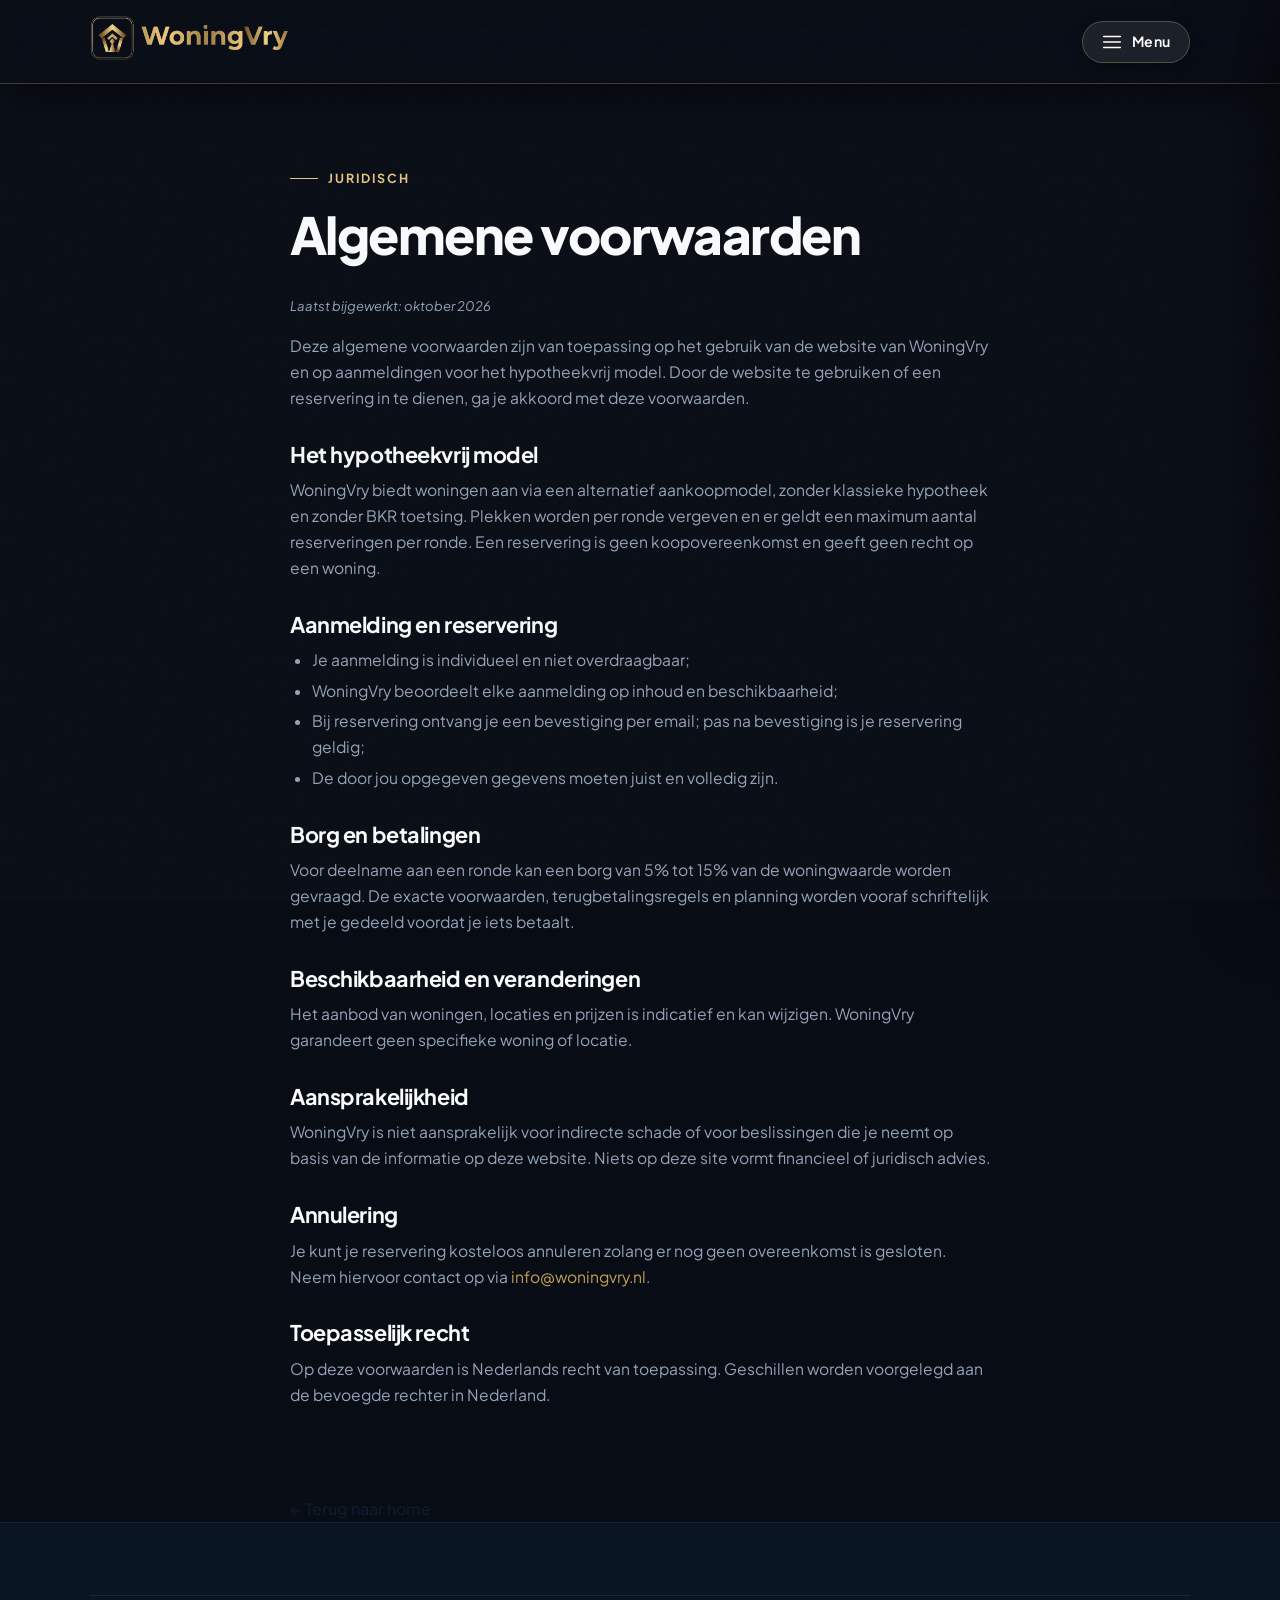
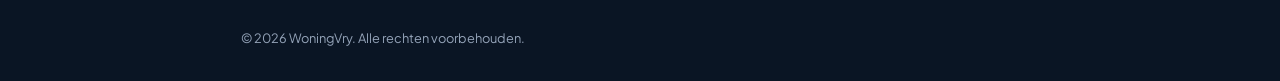
<file: algemene-voorwaarden.html>
<!DOCTYPE html>
<html lang="nl">
<head>
  <meta charset="UTF-8">
  <meta name="viewport" content="width=device-width, initial-scale=1.0">
  <title>Algemene voorwaarden | WoningVry</title>
  <!-- ========================================== -->
  <!-- 1. FAVICONS & TOUCH ICONS (LogoAnywhere)   -->
  <!-- ========================================== -->
  <link rel="icon" href="/favicon.ico" sizes="any">
  <link rel="icon" type="image/svg+xml" href="/favicon.svg">
  <link rel="icon" type="image/png" sizes="32x32" href="/favicon-32x32.png">
  <link rel="icon" type="image/png" sizes="64x64" href="/favicon.png">
  <link rel="apple-touch-icon" href="/apple-touch-icon.png">
  <link rel="manifest" href="/site.webmanifest">
  <meta name="theme-color" content="#0d1b2e">

  <!-- ========================================== -->
  <!-- 2. OPEN GRAPH & SOCIAL (LogoAnywhere)      -->
  <!-- ========================================== -->
  <meta property="og:type" content="website">
  <meta property="og:locale" content="nl_NL">
  <meta property="og:site_name" content="WoningVry">
  <meta property="og:url" content="https://www.woningvry.nl/algemene-voorwaarden.html">
  <meta property="og:title" content="WoningVry | Algemene Voorwaarden">
  <meta property="og:description" content="De algemene voorwaarden van WoningVry voor selectie, toewijzing, huur en hypotheekvrije koop.">
  <meta property="og:image" content="https://www.woningvry.nl/og-image.png">
  <meta property="og:image:secure_url" content="https://www.woningvry.nl/og-image.png">
  <meta property="og:image:type" content="image/png">
  <meta property="og:image:width" content="1200">
  <meta property="og:image:height" content="630">
  <meta property="og:image:alt" content="WoningVry - Zonder BKR. Zonder hypotheek. Wél een woning.">

  <!-- ========================================== -->
  <!-- 3. X / TWITTER CARD                        -->
  <!-- ========================================== -->
  <meta name="twitter:card" content="summary_large_image">
  <meta name="twitter:title" content="WoningVry | Algemene Voorwaarden">
  <meta name="twitter:description" content="De algemene voorwaarden van WoningVry voor selectie, toewijzing, huur en hypotheekvrije koop.">
  <meta name="twitter:image" content="https://www.woningvry.nl/og-image.png">
  <meta name="twitter:image:alt" content="WoningVry - Zonder BKR. Zonder hypotheek. Wél een woning.">
  <meta name="description" content="De voorwaarden die gelden voor het gebruik van deze website en reserveringen bij WoningVry.">
  <link rel="stylesheet" href="style.css?v=20261109-menu">
  <link rel="preconnect" href="https://fonts.googleapis.com">
  <link rel="preconnect" href="https://fonts.gstatic.com" crossorigin>
  <link href="https://fonts.googleapis.com/css2?family=Plus+Jakarta+Sans:wght@300;400;500;600;700;800&display=swap" rel="stylesheet">
</head>
<body>
  <a href="#inhoud" class="skip-link">Direct naar inhoud</a>
  <header class="sticky sticky--solid">
    <div class="container">
      <nav class="nav">
        <input type="checkbox" id="nav__checkbox" class="nav__checkbox">
        <label for="nav__checkbox" class="nav__backdrop" aria-hidden="true"></label>
        <label for="nav__checkbox" class="nav__toggle" aria-label="Menu navigatie">
          <svg class="menu" viewBox="0 0 24 24" width="22" height="22">
            <path fill="none" stroke="currentColor" stroke-linecap="round" stroke-linejoin="round" stroke-width="1.8" d="M3 12h18M3 6h18M3 18h18"></path>
          </svg>
          <svg class="close" viewBox="0 0 24 24" width="22" height="22">
            <path fill="none" stroke="currentColor" stroke-linecap="round" stroke-linejoin="round" stroke-width="1.8" d="M18 6L6 18M6 6l12 12"></path>
          </svg>
        </label>
        <div class="nav__logo">
          <a href="index.html">
            <img src="attached_assets/woningvry-logo.svg" alt="WoningVry Logo" class="logo-image">
          </a>
        </div>
        <ul class="nav__menu">
          <li><a href="index.html#wat-is">Wat is WoningVry?</a></li>
          <li><a href="index.html#hoe-werkt-het">Hoe werkt het</a></li>
          <li><a href="index.html#woningen">Woningen & Locaties</a></li>
          <li><a href="index.html#faq">Veelgestelde vragen</a></li>
          <li><a href="index.html#contact" class="btn-primary">Reserveer jouw woning</a></li>
        </ul>
      </nav>
    </div>
  </header>

  <main class="legal section" id="inhoud">
    <div class="container">
      <span class="eyebrow">Juridisch</span>
      <h1>Algemene voorwaarden</h1>
      <p class="legal-updated">Laatst bijgewerkt: oktober 2026</p>

      <p>Deze algemene voorwaarden zijn van toepassing op het gebruik van de website van WoningVry en op aanmeldingen voor het hypotheekvrij model. Door de website te gebruiken of een reservering in te dienen, ga je akkoord met deze voorwaarden.</p>

      <h2>Het hypotheekvrij model</h2>
      <p>WoningVry biedt woningen aan via een alternatief aankoopmodel, zonder klassieke hypotheek en zonder BKR toetsing. Plekken worden per ronde vergeven en er geldt een maximum aantal reserveringen per ronde. Een reservering is geen koopovereenkomst en geeft geen recht op een woning.</p>

      <h2>Aanmelding en reservering</h2>
      <ul>
        <li>Je aanmelding is individueel en niet overdraagbaar;</li>
        <li>WoningVry beoordeelt elke aanmelding op inhoud en beschikbaarheid;</li>
        <li>Bij reservering ontvang je een bevestiging per email; pas na bevestiging is je reservering geldig;</li>
        <li>De door jou opgegeven gegevens moeten juist en volledig zijn.</li>
      </ul>

      <h2>Borg en betalingen</h2>
      <p>Voor deelname aan een ronde kan een borg van 5% tot 15% van de woningwaarde worden gevraagd. De exacte voorwaarden, terugbetalingsregels en planning worden vooraf schriftelijk met je gedeeld voordat je iets betaalt.</p>

      <h2>Beschikbaarheid en veranderingen</h2>
      <p>Het aanbod van woningen, locaties en prijzen is indicatief en kan wijzigen. WoningVry garandeert geen specifieke woning of locatie.</p>

      <h2>Aansprakelijkheid</h2>
      <p>WoningVry is niet aansprakelijk voor indirecte schade of voor beslissingen die je neemt op basis van de informatie op deze website. Niets op deze site vormt financieel of juridisch advies.</p>

      <h2>Annulering</h2>
      <p>Je kunt je reservering kosteloos annuleren zolang er nog geen overeenkomst is gesloten. Neem hiervoor contact op via <a href="mailto:info@woningvry.nl">info@woningvry.nl</a>.</p>

      <h2>Toepasselijk recht</h2>
      <p>Op deze voorwaarden is Nederlands recht van toepassing. Geschillen worden voorgelegd aan de bevoegde rechter in Nederland.</p>

      <a href="index.html" class="legal-back">← Terug naar home</a>
    </div>
  </main>

  <footer class="footer">
    <div class="container">
      <div class="footer-bottom">
        <p>© 2026 WoningVry. Alle rechten voorbehouden.</p>
      </div>
    </div>
  </footer>

  <script src="script.js?v=20261109-menu"></script>
</body>
</html>
</file>
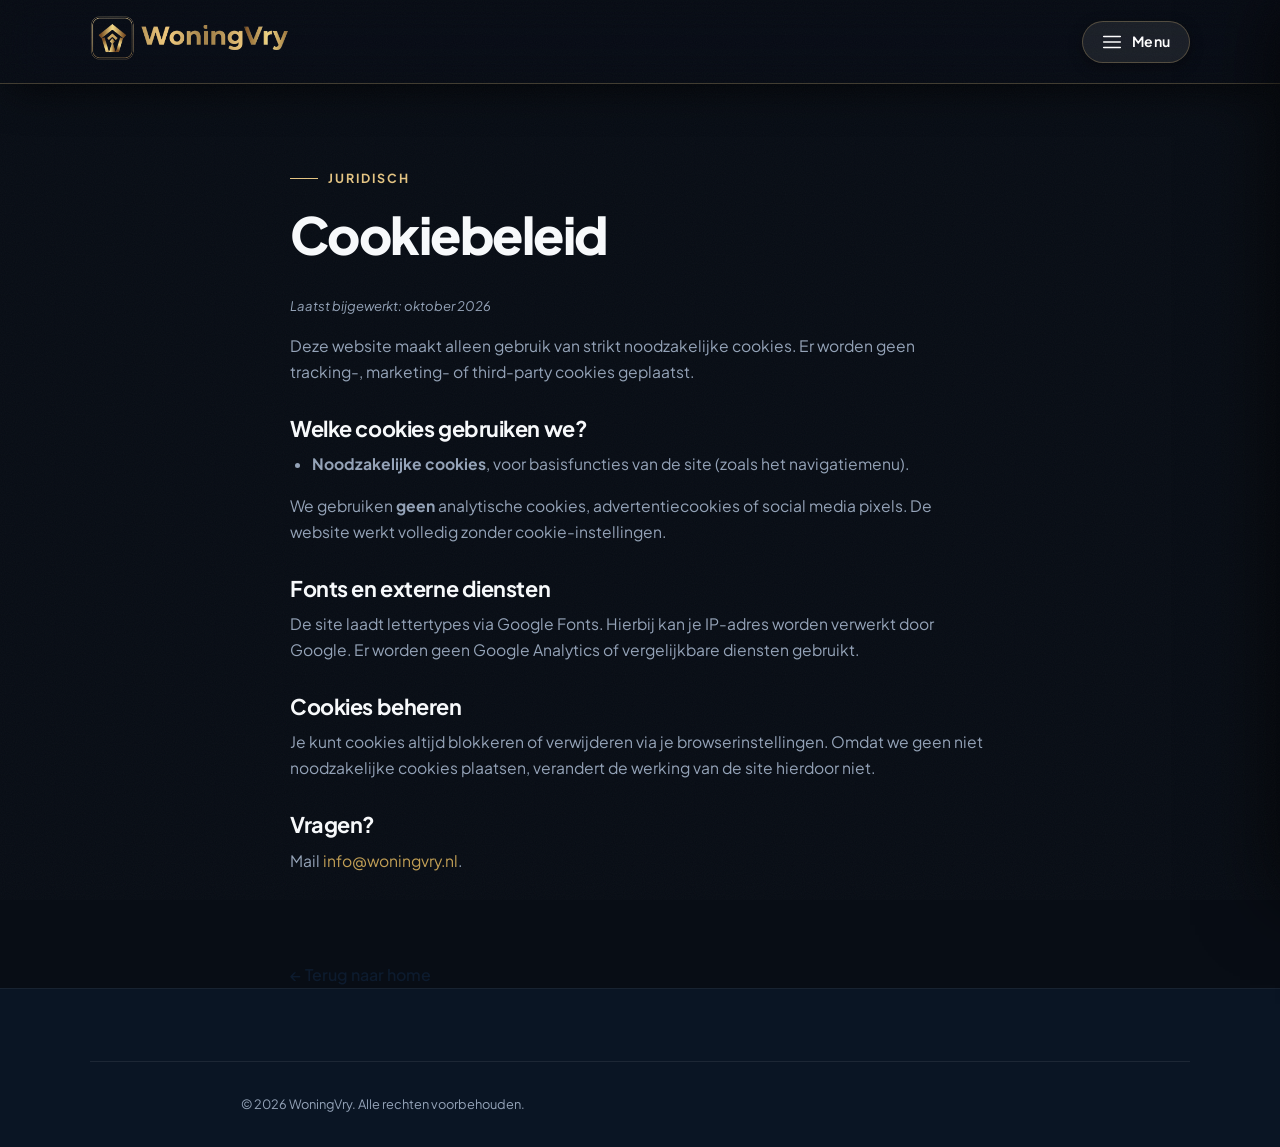
<file: cookiebeleid.html>
<!DOCTYPE html>
<html lang="nl">
<head>
  <meta charset="UTF-8">
  <meta name="viewport" content="width=device-width, initial-scale=1.0">
  <title>Cookiebeleid | WoningVry</title>
  <!-- ========================================== -->
  <!-- 1. FAVICONS & TOUCH ICONS (LogoAnywhere)   -->
  <!-- ========================================== -->
  <link rel="icon" href="/favicon.ico" sizes="any">
  <link rel="icon" type="image/svg+xml" href="/favicon.svg">
  <link rel="icon" type="image/png" sizes="32x32" href="/favicon-32x32.png">
  <link rel="icon" type="image/png" sizes="64x64" href="/favicon.png">
  <link rel="apple-touch-icon" href="/apple-touch-icon.png">
  <link rel="manifest" href="/site.webmanifest">
  <meta name="theme-color" content="#0d1b2e">

  <!-- ========================================== -->
  <!-- 2. OPEN GRAPH & SOCIAL (LogoAnywhere)      -->
  <!-- ========================================== -->
  <meta property="og:type" content="website">
  <meta property="og:locale" content="nl_NL">
  <meta property="og:site_name" content="WoningVry">
  <meta property="og:url" content="https://www.woningvry.nl/cookiebeleid.html">
  <meta property="og:title" content="WoningVry | Cookiebeleid">
  <meta property="og:description" content="Informatie over functionele en analytische cookies op WoningVry.nl.">
  <meta property="og:image" content="https://www.woningvry.nl/og-image.png">
  <meta property="og:image:secure_url" content="https://www.woningvry.nl/og-image.png">
  <meta property="og:image:type" content="image/png">
  <meta property="og:image:width" content="1200">
  <meta property="og:image:height" content="630">
  <meta property="og:image:alt" content="WoningVry - Zonder BKR. Zonder hypotheek. Wél een woning.">

  <!-- ========================================== -->
  <!-- 3. X / TWITTER CARD                        -->
  <!-- ========================================== -->
  <meta name="twitter:card" content="summary_large_image">
  <meta name="twitter:title" content="WoningVry | Cookiebeleid">
  <meta name="twitter:description" content="Informatie over functionele en analytische cookies op WoningVry.nl.">
  <meta name="twitter:image" content="https://www.woningvry.nl/og-image.png">
  <meta name="twitter:image:alt" content="WoningVry - Zonder BKR. Zonder hypotheek. Wél een woning.">
  <meta name="description" content="Welke cookies WoningVry gebruikt (alleen noodzakelijke).">
  <link rel="stylesheet" href="style.css?v=20261109-menu">
  <link rel="preconnect" href="https://fonts.googleapis.com">
  <link rel="preconnect" href="https://fonts.gstatic.com" crossorigin>
  <link href="https://fonts.googleapis.com/css2?family=Plus+Jakarta+Sans:wght@300;400;500;600;700;800&display=swap" rel="stylesheet">
</head>
<body>
  <a href="#inhoud" class="skip-link">Direct naar inhoud</a>
  <header class="sticky sticky--solid">
    <div class="container">
      <nav class="nav">
        <input type="checkbox" id="nav__checkbox" class="nav__checkbox">
        <label for="nav__checkbox" class="nav__backdrop" aria-hidden="true"></label>
        <label for="nav__checkbox" class="nav__toggle" aria-label="Menu navigatie">
          <svg class="menu" viewBox="0 0 24 24" width="22" height="22">
            <path fill="none" stroke="currentColor" stroke-linecap="round" stroke-linejoin="round" stroke-width="1.8" d="M3 12h18M3 6h18M3 18h18"></path>
          </svg>
          <svg class="close" viewBox="0 0 24 24" width="22" height="22">
            <path fill="none" stroke="currentColor" stroke-linecap="round" stroke-linejoin="round" stroke-width="1.8" d="M18 6L6 18M6 6l12 12"></path>
          </svg>
        </label>
        <div class="nav__logo">
          <a href="index.html">
            <img src="attached_assets/woningvry-logo.svg" alt="WoningVry Logo" class="logo-image">
          </a>
        </div>
        <ul class="nav__menu">
          <li><a href="index.html#wat-is">Wat is WoningVry?</a></li>
          <li><a href="index.html#hoe-werkt-het">Hoe werkt het</a></li>
          <li><a href="index.html#woningen">Woningen & Locaties</a></li>
          <li><a href="index.html#faq">Veelgestelde vragen</a></li>
          <li><a href="index.html#contact" class="btn-primary">Reserveer jouw woning</a></li>
        </ul>
      </nav>
    </div>
  </header>

  <main class="legal section" id="inhoud">
    <div class="container">
      <span class="eyebrow">Juridisch</span>
      <h1>Cookiebeleid</h1>
      <p class="legal-updated">Laatst bijgewerkt: oktober 2026</p>

      <p>Deze website maakt alleen gebruik van strikt noodzakelijke cookies. Er worden geen tracking-, marketing- of third-party cookies geplaatst.</p>

      <h2>Welke cookies gebruiken we?</h2>
      <ul>
        <li><strong>Noodzakelijke cookies</strong>, voor basisfuncties van de site (zoals het navigatiemenu).</li>
      </ul>
      <p>We gebruiken <strong>geen</strong> analytische cookies, advertentiecookies of social media pixels. De website werkt volledig zonder cookie-instellingen.</p>

      <h2>Fonts en externe diensten</h2>
      <p>De site laadt lettertypes via Google Fonts. Hierbij kan je IP-adres worden verwerkt door Google. Er worden geen Google Analytics of vergelijkbare diensten gebruikt.</p>

      <h2>Cookies beheren</h2>
      <p>Je kunt cookies altijd blokkeren of verwijderen via je browserinstellingen. Omdat we geen niet noodzakelijke cookies plaatsen, verandert de werking van de site hierdoor niet.</p>

      <h2>Vragen?</h2>
      <p>Mail <a href="mailto:info@woningvry.nl">info@woningvry.nl</a>.</p>

      <a href="index.html" class="legal-back">← Terug naar home</a>
    </div>
  </main>

  <footer class="footer">
    <div class="container">
      <div class="footer-bottom">
        <p>© 2026 WoningVry. Alle rechten voorbehouden.</p>
      </div>
    </div>
  </footer>

  <script src="script.js?v=20261109-menu"></script>
</body>
</html>
</file>
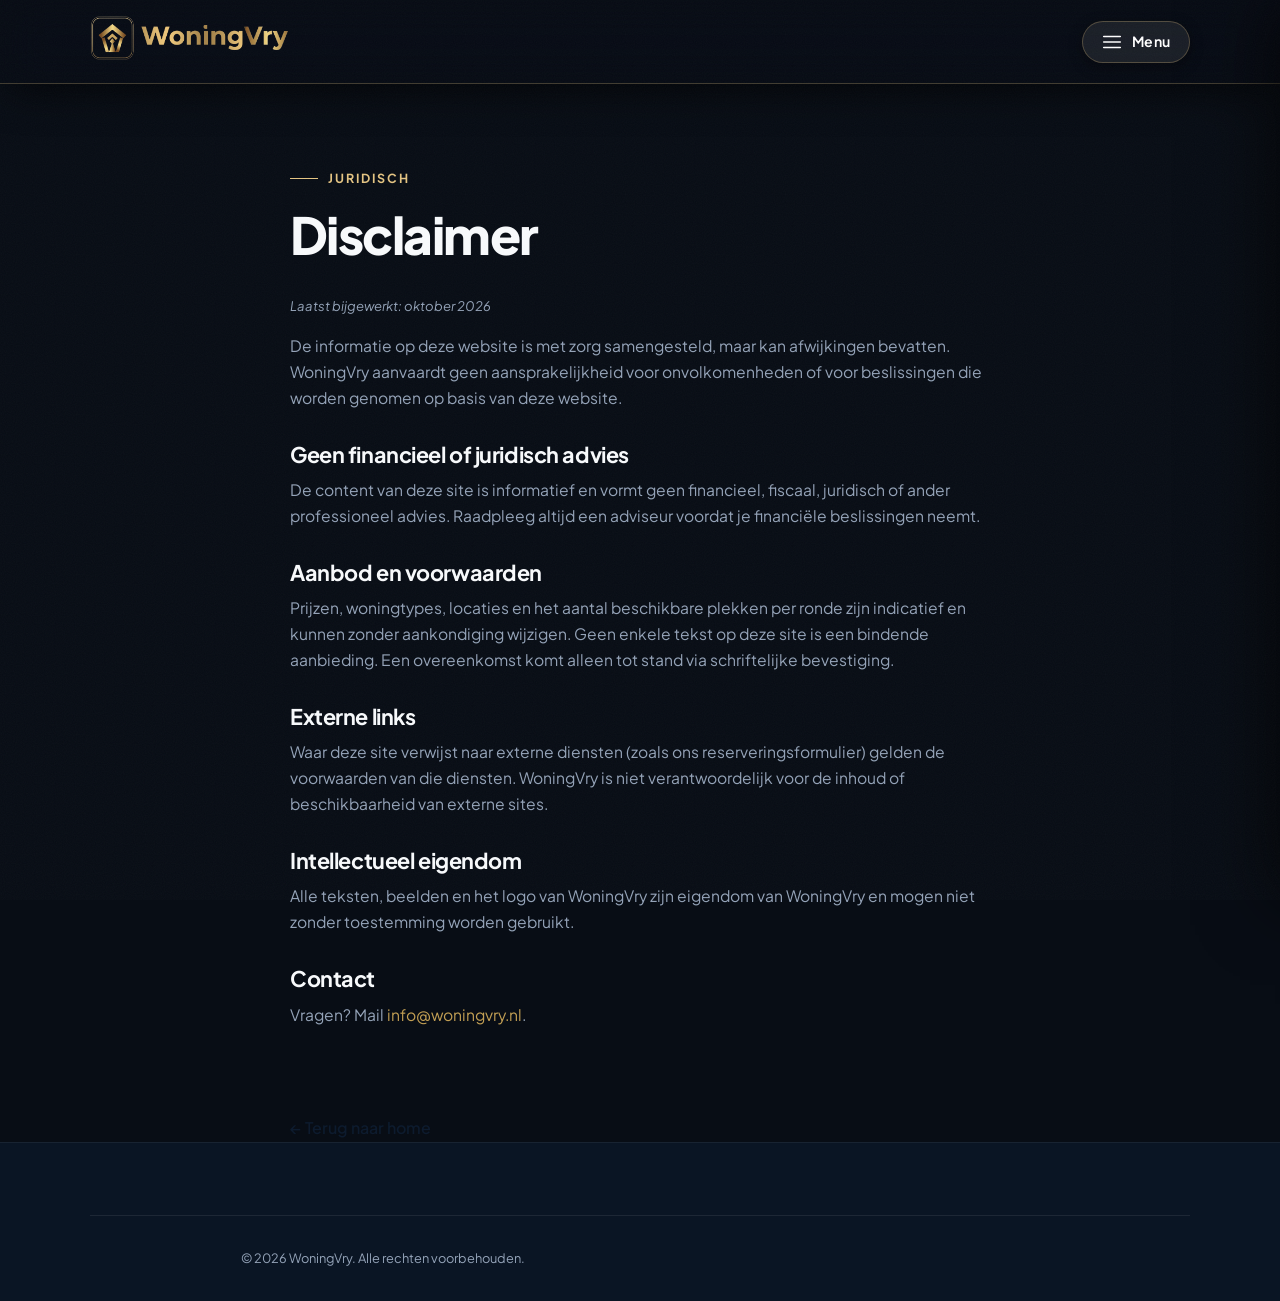
<file: disclaimer.html>
<!DOCTYPE html>
<html lang="nl">
<head>
  <meta charset="UTF-8">
  <meta name="viewport" content="width=device-width, initial-scale=1.0">
  <title>Disclaimer | WoningVry</title>
  <!-- ========================================== -->
  <!-- 1. FAVICONS & TOUCH ICONS (LogoAnywhere)   -->
  <!-- ========================================== -->
  <link rel="icon" href="/favicon.ico" sizes="any">
  <link rel="icon" type="image/svg+xml" href="/favicon.svg">
  <link rel="icon" type="image/png" sizes="32x32" href="/favicon-32x32.png">
  <link rel="icon" type="image/png" sizes="64x64" href="/favicon.png">
  <link rel="apple-touch-icon" href="/apple-touch-icon.png">
  <link rel="manifest" href="/site.webmanifest">
  <meta name="theme-color" content="#0d1b2e">

  <!-- ========================================== -->
  <!-- 2. OPEN GRAPH & SOCIAL (LogoAnywhere)      -->
  <!-- ========================================== -->
  <meta property="og:type" content="website">
  <meta property="og:locale" content="nl_NL">
  <meta property="og:site_name" content="WoningVry">
  <meta property="og:url" content="https://www.woningvry.nl/disclaimer.html">
  <meta property="og:title" content="WoningVry | Disclaimer">
  <meta property="og:description" content="Juridische disclaimer aangaande het WoningVry platform en het hypotheekvrij woningmodel.">
  <meta property="og:image" content="https://www.woningvry.nl/og-image.png">
  <meta property="og:image:secure_url" content="https://www.woningvry.nl/og-image.png">
  <meta property="og:image:type" content="image/png">
  <meta property="og:image:width" content="1200">
  <meta property="og:image:height" content="630">
  <meta property="og:image:alt" content="WoningVry - Zonder BKR. Zonder hypotheek. Wél een woning.">

  <!-- ========================================== -->
  <!-- 3. X / TWITTER CARD                        -->
  <!-- ========================================== -->
  <meta name="twitter:card" content="summary_large_image">
  <meta name="twitter:title" content="WoningVry | Disclaimer">
  <meta name="twitter:description" content="Juridische disclaimer aangaande het WoningVry platform en het hypotheekvrij woningmodel.">
  <meta name="twitter:image" content="https://www.woningvry.nl/og-image.png">
  <meta name="twitter:image:alt" content="WoningVry - Zonder BKR. Zonder hypotheek. Wél een woning.">
  <meta name="description" content="Aansprakelijkheid en voorbehoud voor de informatie op de WoningVry website.">
  <link rel="stylesheet" href="style.css?v=20261109-menu">
  <link rel="preconnect" href="https://fonts.googleapis.com">
  <link rel="preconnect" href="https://fonts.gstatic.com" crossorigin>
  <link href="https://fonts.googleapis.com/css2?family=Plus+Jakarta+Sans:wght@300;400;500;600;700;800&display=swap" rel="stylesheet">
</head>
<body>
  <a href="#inhoud" class="skip-link">Direct naar inhoud</a>
  <header class="sticky sticky--solid">
    <div class="container">
      <nav class="nav">
        <input type="checkbox" id="nav__checkbox" class="nav__checkbox">
        <label for="nav__checkbox" class="nav__backdrop" aria-hidden="true"></label>
        <label for="nav__checkbox" class="nav__toggle" aria-label="Menu navigatie">
          <svg class="menu" viewBox="0 0 24 24" width="22" height="22">
            <path fill="none" stroke="currentColor" stroke-linecap="round" stroke-linejoin="round" stroke-width="1.8" d="M3 12h18M3 6h18M3 18h18"></path>
          </svg>
          <svg class="close" viewBox="0 0 24 24" width="22" height="22">
            <path fill="none" stroke="currentColor" stroke-linecap="round" stroke-linejoin="round" stroke-width="1.8" d="M18 6L6 18M6 6l12 12"></path>
          </svg>
        </label>
        <div class="nav__logo">
          <a href="index.html">
            <img src="attached_assets/woningvry-logo.svg" alt="WoningVry Logo" class="logo-image">
          </a>
        </div>
        <ul class="nav__menu">
          <li><a href="index.html#wat-is">Wat is WoningVry?</a></li>
          <li><a href="index.html#hoe-werkt-het">Hoe werkt het</a></li>
          <li><a href="index.html#woningen">Woningen & Locaties</a></li>
          <li><a href="index.html#faq">Veelgestelde vragen</a></li>
          <li><a href="index.html#contact" class="btn-primary">Reserveer jouw woning</a></li>
        </ul>
      </nav>
    </div>
  </header>

  <main class="legal section" id="inhoud">
    <div class="container">
      <span class="eyebrow">Juridisch</span>
      <h1>Disclaimer</h1>
      <p class="legal-updated">Laatst bijgewerkt: oktober 2026</p>

      <p>De informatie op deze website is met zorg samengesteld, maar kan afwijkingen bevatten. WoningVry aanvaardt geen aansprakelijkheid voor onvolkomenheden of voor beslissingen die worden genomen op basis van deze website.</p>

      <h2>Geen financieel of juridisch advies</h2>
      <p>De content van deze site is informatief en vormt geen financieel, fiscaal, juridisch of ander professioneel advies. Raadpleeg altijd een adviseur voordat je financiële beslissingen neemt.</p>

      <h2>Aanbod en voorwaarden</h2>
      <p>Prijzen, woningtypes, locaties en het aantal beschikbare plekken per ronde zijn indicatief en kunnen zonder aankondiging wijzigen. Geen enkele tekst op deze site is een bindende aanbieding. Een overeenkomst komt alleen tot stand via schriftelijke bevestiging.</p>

      <h2>Externe links</h2>
      <p>Waar deze site verwijst naar externe diensten (zoals ons reserveringsformulier) gelden de voorwaarden van die diensten. WoningVry is niet verantwoordelijk voor de inhoud of beschikbaarheid van externe sites.</p>

      <h2>Intellectueel eigendom</h2>
      <p>Alle teksten, beelden en het logo van WoningVry zijn eigendom van WoningVry en mogen niet zonder toestemming worden gebruikt.</p>

      <h2>Contact</h2>
      <p>Vragen? Mail <a href="mailto:info@woningvry.nl">info@woningvry.nl</a>.</p>

      <a href="index.html" class="legal-back">← Terug naar home</a>
    </div>
  </main>

  <footer class="footer">
    <div class="container">
      <div class="footer-bottom">
        <p>© 2026 WoningVry. Alle rechten voorbehouden.</p>
      </div>
    </div>
  </footer>

  <script src="script.js?v=20261109-menu"></script>
</body>
</html>
</file>
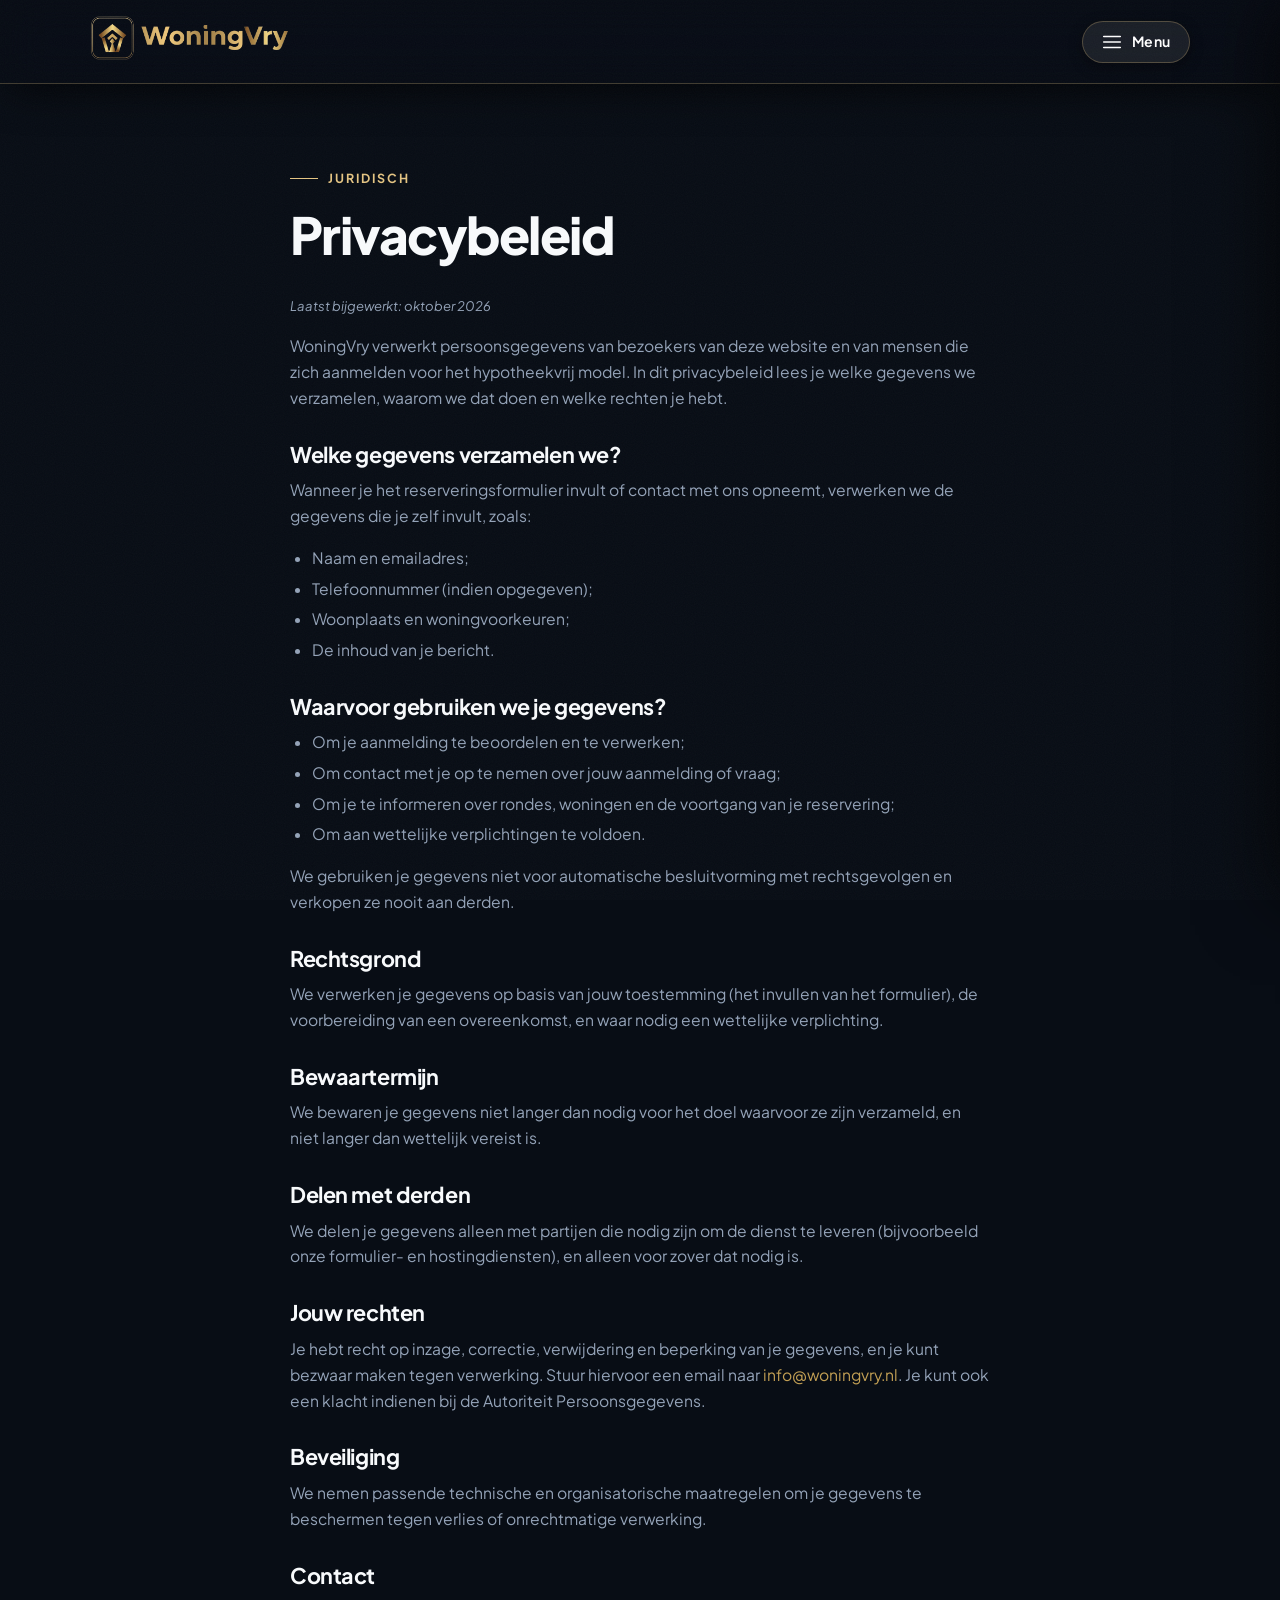
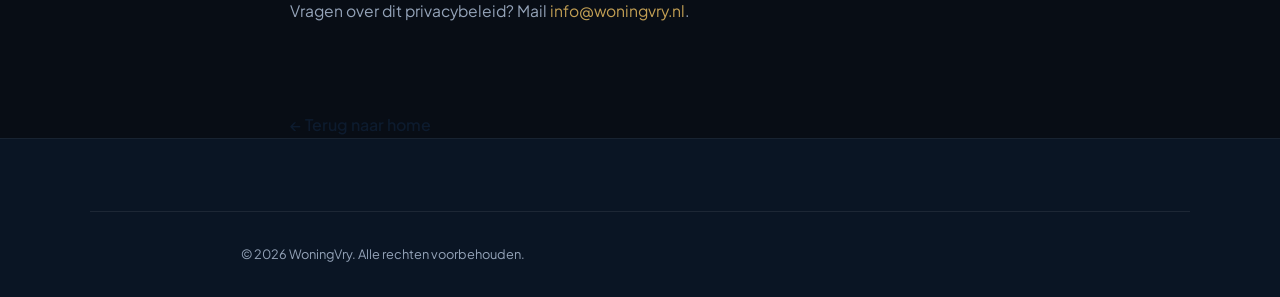
<file: privacybeleid.html>
<!DOCTYPE html>
<html lang="nl">
<head>
  <meta charset="UTF-8">
  <meta name="viewport" content="width=device-width, initial-scale=1.0">
  <title>Privacybeleid | WoningVry</title>
  <!-- ========================================== -->
  <!-- 1. FAVICONS & TOUCH ICONS (LogoAnywhere)   -->
  <!-- ========================================== -->
  <link rel="icon" href="/favicon.ico" sizes="any">
  <link rel="icon" type="image/svg+xml" href="/favicon.svg">
  <link rel="icon" type="image/png" sizes="32x32" href="/favicon-32x32.png">
  <link rel="icon" type="image/png" sizes="64x64" href="/favicon.png">
  <link rel="apple-touch-icon" href="/apple-touch-icon.png">
  <link rel="manifest" href="/site.webmanifest">
  <meta name="theme-color" content="#0d1b2e">

  <!-- ========================================== -->
  <!-- 2. OPEN GRAPH & SOCIAL (LogoAnywhere)      -->
  <!-- ========================================== -->
  <meta property="og:type" content="website">
  <meta property="og:locale" content="nl_NL">
  <meta property="og:site_name" content="WoningVry">
  <meta property="og:url" content="https://www.woningvry.nl/privacybeleid.html">
  <meta property="og:title" content="WoningVry | Privacybeleid">
  <meta property="og:description" content="Lees hoe WoningVry omgaat met persoonsgegevens, privacywaarborg en gegevensbeveiliging.">
  <meta property="og:image" content="https://www.woningvry.nl/og-image.png">
  <meta property="og:image:secure_url" content="https://www.woningvry.nl/og-image.png">
  <meta property="og:image:type" content="image/png">
  <meta property="og:image:width" content="1200">
  <meta property="og:image:height" content="630">
  <meta property="og:image:alt" content="WoningVry - Zonder BKR. Zonder hypotheek. Wél een woning.">

  <!-- ========================================== -->
  <!-- 3. X / TWITTER CARD                        -->
  <!-- ========================================== -->
  <meta name="twitter:card" content="summary_large_image">
  <meta name="twitter:title" content="WoningVry | Privacybeleid">
  <meta name="twitter:description" content="Lees hoe WoningVry omgaat met persoonsgegevens, privacywaarborg en gegevensbeveiliging.">
  <meta name="twitter:image" content="https://www.woningvry.nl/og-image.png">
  <meta name="twitter:image:alt" content="WoningVry - Zonder BKR. Zonder hypotheek. Wél een woning.">
  <meta name="description" content="Hoe WoningVry omgaat met jouw persoonsgegevens.">
  <link rel="stylesheet" href="style.css?v=20261109-menu">
  <link rel="preconnect" href="https://fonts.googleapis.com">
  <link rel="preconnect" href="https://fonts.gstatic.com" crossorigin>
  <link href="https://fonts.googleapis.com/css2?family=Plus+Jakarta+Sans:wght@300;400;500;600;700;800&display=swap" rel="stylesheet">
</head>
<body>
  <a href="#inhoud" class="skip-link">Direct naar inhoud</a>
  <header class="sticky sticky--solid">
    <div class="container">
      <nav class="nav">
        <input type="checkbox" id="nav__checkbox" class="nav__checkbox">
        <label for="nav__checkbox" class="nav__backdrop" aria-hidden="true"></label>
        <label for="nav__checkbox" class="nav__toggle" aria-label="Menu navigatie">
          <svg class="menu" viewBox="0 0 24 24" width="22" height="22">
            <path fill="none" stroke="currentColor" stroke-linecap="round" stroke-linejoin="round" stroke-width="1.8" d="M3 12h18M3 6h18M3 18h18"></path>
          </svg>
          <svg class="close" viewBox="0 0 24 24" width="22" height="22">
            <path fill="none" stroke="currentColor" stroke-linecap="round" stroke-linejoin="round" stroke-width="1.8" d="M18 6L6 18M6 6l12 12"></path>
          </svg>
        </label>
        <div class="nav__logo">
          <a href="index.html">
            <img src="attached_assets/woningvry-logo.svg" alt="WoningVry Logo" class="logo-image">
          </a>
        </div>
        <ul class="nav__menu">
          <li><a href="index.html#wat-is">Wat is WoningVry?</a></li>
          <li><a href="index.html#hoe-werkt-het">Hoe werkt het</a></li>
          <li><a href="index.html#woningen">Woningen & Locaties</a></li>
          <li><a href="index.html#faq">Veelgestelde vragen</a></li>
          <li><a href="index.html#contact" class="btn-primary">Reserveer jouw woning</a></li>
        </ul>
      </nav>
    </div>
  </header>

  <main class="legal section" id="inhoud">
    <div class="container">
      <span class="eyebrow">Juridisch</span>
      <h1>Privacybeleid</h1>
      <p class="legal-updated">Laatst bijgewerkt: oktober 2026</p>

      <p>WoningVry verwerkt persoonsgegevens van bezoekers van deze website en van mensen die zich aanmelden voor het hypotheekvrij model. In dit privacybeleid lees je welke gegevens we verzamelen, waarom we dat doen en welke rechten je hebt.</p>

      <h2>Welke gegevens verzamelen we?</h2>
      <p>Wanneer je het reserveringsformulier invult of contact met ons opneemt, verwerken we de gegevens die je zelf invult, zoals:</p>
      <ul>
        <li>Naam en emailadres;</li>
        <li>Telefoonnummer (indien opgegeven);</li>
        <li>Woonplaats en woningvoorkeuren;</li>
        <li>De inhoud van je bericht.</li>
      </ul>

      <h2>Waarvoor gebruiken we je gegevens?</h2>
      <ul>
        <li>Om je aanmelding te beoordelen en te verwerken;</li>
        <li>Om contact met je op te nemen over jouw aanmelding of vraag;</li>
        <li>Om je te informeren over rondes, woningen en de voortgang van je reservering;</li>
        <li>Om aan wettelijke verplichtingen te voldoen.</li>
      </ul>
      <p>We gebruiken je gegevens niet voor automatische besluitvorming met rechtsgevolgen en verkopen ze nooit aan derden.</p>

      <h2>Rechtsgrond</h2>
      <p>We verwerken je gegevens op basis van jouw toestemming (het invullen van het formulier), de voorbereiding van een overeenkomst, en waar nodig een wettelijke verplichting.</p>

      <h2>Bewaartermijn</h2>
      <p>We bewaren je gegevens niet langer dan nodig voor het doel waarvoor ze zijn verzameld, en niet langer dan wettelijk vereist is.</p>

      <h2>Delen met derden</h2>
      <p>We delen je gegevens alleen met partijen die nodig zijn om de dienst te leveren (bijvoorbeeld onze formulier- en hostingdiensten), en alleen voor zover dat nodig is.</p>

      <h2>Jouw rechten</h2>
      <p>Je hebt recht op inzage, correctie, verwijdering en beperking van je gegevens, en je kunt bezwaar maken tegen verwerking. Stuur hiervoor een email naar <a href="mailto:info@woningvry.nl">info@woningvry.nl</a>. Je kunt ook een klacht indienen bij de Autoriteit Persoonsgegevens.</p>

      <h2>Beveiliging</h2>
      <p>We nemen passende technische en organisatorische maatregelen om je gegevens te beschermen tegen verlies of onrechtmatige verwerking.</p>

      <h2>Contact</h2>
      <p>Vragen over dit privacybeleid? Mail <a href="mailto:info@woningvry.nl">info@woningvry.nl</a>.</p>

      <a href="index.html" class="legal-back">← Terug naar home</a>
    </div>
  </main>

  <footer class="footer">
    <div class="container">
      <div class="footer-bottom">
        <p>© 2026 WoningVry. Alle rechten voorbehouden.</p>
      </div>
    </div>
  </footer>

  <script src="script.js?v=20261109-menu"></script>
</body>
</html>
</file>
<file: style.css>
/* ============================================================
   WoningVry — Dark Obsidian Atelier & Champagne Goud
   Motion personality: Luxury Spring & Tactile Response
   ============================================================ */

:root {
  /* Noir Obsidian Atelier Canvas */
  --canvas-base: #080d15;
  --ink: #0d1b2e;
  --ink-2: #102138;
  --ink-3: #182e4e;
  --paper: #080d15;
  --paper-2: #0b1422;
  --card: rgba(15, 27, 44, 0.72);
  --card-border: rgba(212, 182, 120, 0.18);
  --card-hover-border: rgba(212, 182, 120, 0.45);
  --card-hover-bg: rgba(20, 36, 58, 0.85);

  /* Fine Jewelry Metallics: Champagne Gold */
  --gold: #c29f54;
  --gold-bright: #e5c583;
  --gold-sheen: #f7e5b5;
  --gold-soft: rgba(229, 197, 131, 0.12);
  --gold-border: rgba(229, 197, 131, 0.22);
  --gold-gradient: linear-gradient(135deg, #f7e5b5 0%, #e5c583 45%, #c29f54 100%);
  --gold-gradient-sheen: linear-gradient(90deg, transparent, rgba(229, 197, 131, 0.35), transparent);

  /* Text Hierarchy */
  --text: #f8fafc;
  --text-lead: #e2e8f0;
  --muted: #94a3b8;
  --muted-on-dark: #94a3b8;

  /* Glassmorphism */
  --glass-bg: rgba(13, 27, 46, 0.65);
  --glass-border: rgba(212, 182, 120, 0.16);
  --glass-dark-bg: rgba(11, 22, 38, 0.75);
  --glass-dark-border: rgba(212, 182, 120, 0.22);

  /* Obsidian & Gold Shadows */
  --shadow-s: 0 4px 16px -2px rgba(0, 0, 0, 0.4);
  --shadow-m: 0 8px 30px -4px rgba(0, 0, 0, 0.5), 0 0 20px -5px rgba(212, 182, 120, 0.12);
  --shadow-l: 0 20px 50px -10px rgba(0, 0, 0, 0.65), 0 0 35px -8px rgba(212, 182, 120, 0.18);
  --shadow-gold: 0 10px 30px -6px rgba(212, 182, 120, 0.35);

  /* Radii & Typo */
  --r-s: 8px;
  --r-m: 16px;
  --r-l: 24px;
  --r-pill: 999px;

  /* Type */
  --font-display: 'Plus Jakarta Sans', -apple-system, BlinkMacSystemFont, 'Segoe UI', Roboto, sans-serif;
  --font-body: 'Plus Jakarta Sans', -apple-system, BlinkMacSystemFont, 'Segoe UI', Roboto, sans-serif;

  /* Spacing */
  --space-xs: 0.5rem;
  --space-s: 1rem;
  --space-m: 2rem;
  --space-l: 4.5rem;
  --space-xl: 7.5rem;

  /* Motion */
  --ease-standard: cubic-bezier(0.16, 1, 0.3, 1);
  --ease-entrance: cubic-bezier(0.05, 0.7, 0.1, 1);
  --dur-quick: 200ms;
  --dur-std: 380ms;
  --dur-slow: 560ms;

  /* z-index schaal */
  --z-header: 100;
  --z-overlay: 200;
}

/* ---------- Reset & base ---------- */
*, *::before, *::after { box-sizing: border-box; margin: 0; padding: 0; }

html {
  font-size: 16px;
  scroll-behavior: smooth;
  scroll-padding-top: 92px;
}

body {
  font-family: var(--font-body);
  font-weight: 400;
  line-height: 1.65;
  color: var(--text);
  background-color: var(--canvas-base);
  -webkit-font-smoothing: antialiased;
  overflow-x: hidden;
}

/* Film grain subtiel */
body::after {
  content: "";
  position: fixed;
  inset: 0;
  z-index: 999;
  pointer-events: none;
  opacity: 0.035;
  background-image: url("data:image/svg+xml,%3Csvg xmlns='http://www.w3.org/2000/svg' width='160' height='160'%3E%3Cfilter id='n'%3E%3CfeTurbulence type='fractalNoise' baseFrequency='0.9' numOctaves='2'/%3E%3C/filter%3E%3Crect width='160' height='160' filter='url(%23n)'/%3E%3C/svg%3E");
}

.container {
  width: 100%;
  max-width: 1180px;
  margin: 0 auto;
  padding: 0 clamp(1.25rem, 4vw, 2.5rem);
}

/* Skip link */
.skip-link {
  position: absolute;
  left: var(--space-s);
  top: -60px;
  z-index: var(--z-overlay);
  padding: 0.6rem 1.1rem;
  background: var(--ink);
  color: #fff;
  border-radius: var(--r-s);
  font-size: 0.85rem;
  transition: top var(--dur-quick) var(--ease-standard);
}
.skip-link:focus { top: var(--space-s); }

/* ---------- Typografie ---------- */
h1, h2, h3, h4 {
  font-family: var(--font-display);
  font-weight: 700;
  line-height: 1.15;
  letter-spacing: -0.025em;
  color: #f8fafc;
  text-wrap: balance;
}

h1 { font-size: clamp(2.5rem, 5.8vw, 4.4rem); font-weight: 800; letter-spacing: -0.03em; }
h2 { font-size: clamp(2rem, 4.2vw, 3rem); font-weight: 700; letter-spacing: -0.02em; }
h3 { font-size: clamp(1.25rem, 2.2vw, 1.55rem); font-weight: 600; letter-spacing: -0.015em; }
h4 { font-size: 1.12rem; font-weight: 600; }

p { max-width: 65ch; color: var(--muted); }

.heading-gold {
  background: var(--gold-gradient);
  -webkit-background-clip: text;
  -webkit-text-fill-color: transparent;
  display: inline;
}

.eyebrow {
  display: inline-flex;
  align-items: center;
  gap: 0.6rem;
  font-size: 0.78rem;
  font-weight: 700;
  letter-spacing: 0.16em;
  text-transform: uppercase;
  color: var(--gold-bright);
}
.eyebrow::before {
  content: "";
  width: 28px;
  height: 1.5px;
  background: var(--gold-bright);
}

a { color: inherit; text-decoration: none; }
ul { list-style: none; }

:focus-visible {
  outline: 2px solid var(--gold-bright);
  outline-offset: 3px;
  border-radius: 2px;
}

/* ---------- Buttons ---------- */
.btn-primary {
  position: relative;
  display: inline-flex;
  align-items: center;
  justify-content: center;
  gap: 0.65rem;
  padding: 0.95rem 2rem;
  background: var(--gold-gradient);
  color: #080d15 !important;
  font-family: var(--font-body);
  font-weight: 700;
  font-size: 0.95rem;
  letter-spacing: 0.01em;
  border: 1px solid rgba(255, 255, 255, 0.45);
  border-radius: var(--r-pill);
  cursor: pointer;
  text-decoration: none;
  overflow: hidden;
  box-shadow: 0 4px 18px -2px rgba(212, 182, 120, 0.35);
  transition: transform var(--dur-quick) var(--ease-standard),
              box-shadow var(--dur-quick) var(--ease-standard),
              filter var(--dur-quick) var(--ease-standard);
}
.btn-primary:hover {
  transform: translateY(-2px);
  filter: brightness(1.06);
  box-shadow: 0 10px 30px -4px rgba(212, 182, 120, 0.48);
  color: #080d15 !important;
}
.btn-primary:active {
  transform: translateY(0) scale(0.98);
}

.btn-secondary {
  position: relative;
  display: inline-flex;
  align-items: center;
  justify-content: center;
  gap: 0.65rem;
  padding: 0.95rem 1.9rem;
  background: rgba(255, 255, 255, 0.05);
  color: #f8fafc;
  font-family: var(--font-body);
  font-weight: 600;
  font-size: 0.95rem;
  letter-spacing: 0.01em;
  border: 1px solid rgba(212, 182, 120, 0.28);
  border-radius: var(--r-pill);
  cursor: pointer;
  text-decoration: none;
  backdrop-filter: blur(12px);
  -webkit-backdrop-filter: blur(12px);
  transition: all var(--dur-quick) var(--ease-standard);
}
.btn-secondary:hover {
  background: rgba(212, 182, 120, 0.12);
  border-color: var(--gold-bright);
  color: #ffffff;
  transform: translateY(-2px);
  box-shadow: 0 8px 24px -5px rgba(0, 0, 0, 0.4);
}

.hero-actions {
  display: flex;
  align-items: center;
  gap: 1rem;
  flex-wrap: wrap;
}

/* ---------- Reveal animatie ---------- */
.fade-in {
  opacity: 0;
  transform: translateY(24px);
  transition:
    opacity var(--dur-slow) var(--ease-entrance),
    transform var(--dur-slow) var(--ease-entrance);
  transition-delay: calc(var(--i, 0) * 80ms);
  will-change: opacity, transform;
}
.fade-in.visible {
  opacity: 1;
  transform: translateY(0);
}

/* ---------- Header / liquid glass nav ---------- */
header.sticky {
  position: fixed;
  inset: 0 0 auto 0;
  z-index: var(--z-header);
  padding: 0.6rem 0;
  transition: background var(--dur-std) var(--ease-standard),
              border-color var(--dur-std) var(--ease-standard),
              box-shadow var(--dur-std) var(--ease-standard),
              backdrop-filter var(--dur-std) var(--ease-standard);
  border-bottom: 1px solid rgba(212, 182, 120, 0.14);
  background: rgba(8, 13, 21, 0.6);
  backdrop-filter: blur(16px);
  -webkit-backdrop-filter: blur(16px);
}
header.scrolled,
header.sticky--solid {
  background: rgba(8, 13, 21, 0.92);
  backdrop-filter: blur(24px) saturate(1.6);
  -webkit-backdrop-filter: blur(24px) saturate(1.6);
  border-bottom-color: rgba(212, 182, 120, 0.28);
  box-shadow: 0 14px 40px -10px rgba(0, 0, 0, 0.75);
}

.nav {
  display: flex;
  justify-content: space-between;
  align-items: center;
  height: 64px;
}
.logo-image {
  height: 44px;
  width: auto;
  max-width: 230px;
  display: block;
  transition: transform var(--dur-quick) var(--ease-standard), filter var(--dur-quick) var(--ease-standard);
}
.nav__logo a {
  display: inline-flex;
  align-items: center;
  text-decoration: none;
}
.nav__logo a:hover .logo-image {
  transform: translateY(-1px) scale(1.02);
  filter: drop-shadow(0 4px 12px rgba(212, 182, 120, 0.3));
}

.nav__checkbox {
  position: absolute !important;
  opacity: 0 !important;
  width: 0 !important;
  height: 0 !important;
  pointer-events: none !important;
  margin: 0 !important;
}

.nav__backdrop {
  display: block;
  position: fixed;
  inset: 0;
  background: rgba(4, 8, 14, 0.78);
  backdrop-filter: blur(14px);
  -webkit-backdrop-filter: blur(14px);
  opacity: 0;
  pointer-events: none;
  transition: opacity var(--dur-std) var(--ease-standard);
  z-index: calc(var(--z-header) + 1);
}

.nav__checkbox:checked ~ .nav__backdrop {
  opacity: 1;
  pointer-events: auto;
}

.nav__logo { order: -1; }

/* Luxury Capsule Hamburger Menu Toggle (Standaard actief op Desktop, Tablet en Mobiel) */
.nav__toggle {
  display: inline-flex !important;
  align-items: center;
  justify-content: center;
  gap: 0.55rem;
  cursor: pointer;
  height: 42px;
  padding: 0 1.15rem;
  border-radius: var(--r-pill);
  background: rgba(255, 255, 255, 0.08);
  border: 1px solid rgba(212, 182, 120, 0.3);
  color: #ffffff;
  font-family: var(--font-body);
  font-size: 0.88rem;
  font-weight: 650;
  letter-spacing: 0.03em;
  box-shadow: 0 4px 14px rgba(0, 0, 0, 0.35);
  transition: all var(--dur-quick) var(--ease-standard);
  z-index: calc(var(--z-header) + 3);
  user-select: none;
  -webkit-user-select: none;
  order: 1;
}

.nav__toggle::after {
  content: "Menu";
}

.nav__toggle svg {
  width: 20px;
  height: 20px;
  flex-shrink: 0;
  transition: transform var(--dur-quick) var(--ease-standard);
}

.nav__toggle svg.menu {
  display: block;
}

.nav__toggle svg.close {
  display: none;
}

.nav__toggle:hover {
  background: rgba(212, 182, 120, 0.18);
  border-color: var(--gold-bright);
  color: var(--gold-bright);
  transform: translateY(-1px);
  box-shadow: 0 6px 18px rgba(0, 0, 0, 0.45), 0 0 14px rgba(229, 197, 131, 0.25);
}

.nav__checkbox:checked ~ .nav__toggle {
  background: rgba(22, 36, 58, 0.95);
  border-color: var(--gold-bright);
  color: var(--gold-bright);
  box-shadow: 0 0 20px rgba(229, 197, 131, 0.35);
}

.nav__checkbox:checked ~ .nav__toggle::after {
  content: "Sluiten";
}

.nav__checkbox:checked ~ .nav__toggle svg.menu {
  display: none;
}

.nav__checkbox:checked ~ .nav__toggle svg.close {
  display: block;
  color: var(--gold-bright);
}

/* Dark Obsidian Slide-out Navigation Drawer (Standaard Universeel) */
.nav__menu {
  position: fixed;
  top: 0;
  right: 0;
  width: min(400px, 90vw);
  height: 100dvh;
  background: linear-gradient(180deg, rgba(13, 27, 46, 0.98) 0%, rgba(7, 13, 23, 0.99) 100%);
  backdrop-filter: blur(36px) saturate(1.8);
  -webkit-backdrop-filter: blur(36px) saturate(1.8);
  border-left: 1px solid rgba(212, 182, 120, 0.25);
  box-shadow: -25px 0 70px rgba(0, 0, 0, 0.75);
  display: flex;
  flex-direction: column;
  justify-content: flex-start;
  align-items: stretch;
  gap: 0.45rem;
  padding: calc(env(safe-area-inset-top, 0px) + 5.5rem) 1.6rem calc(env(safe-area-inset-bottom, 0px) + 2.5rem);
  transform: translateX(105%);
  transition: transform var(--dur-std) cubic-bezier(0.16, 1, 0.3, 1);
  z-index: calc(var(--z-header) + 2);
  overflow-y: auto;
  -webkit-overflow-scrolling: touch;
  overscroll-behavior: contain;
  list-style: none;
}

.nav__checkbox:checked ~ .nav__menu {
  transform: translateX(0) !important;
}

.nav__menu > li {
  width: 100%;
  opacity: 0;
  transform: translateX(20px);
  transition: opacity var(--dur-std) var(--ease-standard), transform var(--dur-std) var(--ease-standard);
  list-style: none;
}

.nav__checkbox:checked ~ .nav__menu > li {
  opacity: 1;
  transform: translateX(0);
}

.nav__checkbox:checked ~ .nav__menu > li:nth-child(1) { transition-delay: 40ms; }
.nav__checkbox:checked ~ .nav__menu > li:nth-child(2) { transition-delay: 80ms; }
.nav__checkbox:checked ~ .nav__menu > li:nth-child(3) { transition-delay: 120ms; }
.nav__checkbox:checked ~ .nav__menu > li:nth-child(4) { transition-delay: 160ms; }
.nav__checkbox:checked ~ .nav__menu > li:nth-child(5) { transition-delay: 200ms; }
.nav__checkbox:checked ~ .nav__menu > li:nth-child(6) { transition-delay: 240ms; }
.nav__checkbox:checked ~ .nav__menu > li:nth-child(7) { transition-delay: 280ms; }
.nav__checkbox:checked ~ .nav__menu > li:nth-child(8) { transition-delay: 320ms; }

.nav__menu > li > a {
  display: flex;
  align-items: center;
  width: 100%;
  font-size: 1.05rem;
  font-weight: 550;
  color: rgba(255, 255, 255, 0.88);
  padding: 0.8rem 1.15rem;
  border-radius: var(--r-m);
  border: 1px solid transparent;
  text-decoration: none;
  transition: all var(--dur-quick) var(--ease-standard);
}

.nav__menu > li > a:hover {
  background: rgba(255, 255, 255, 0.06);
  border-color: rgba(212, 182, 120, 0.22);
  color: var(--gold-bright);
  transform: translateX(3px);
}

.nav__menu > li > a.active {
  background: rgba(212, 182, 120, 0.12);
  border-color: rgba(212, 182, 120, 0.35);
  color: var(--gold-bright) !important;
  font-weight: 600;
}

.nav__menu .nav-auth-link {
  margin-top: 1rem;
  justify-content: center !important;
  width: 100%;
  padding: 0.85rem 1.25rem !important;
  font-size: 0.98rem !important;
}

.nav__menu .btn-primary {
  margin-top: 0.4rem;
  justify-content: center;
  text-align: center;
  width: 100%;
  padding: 0.88rem 1.25rem;
  font-size: 0.98rem;
}

/* Auth link styling: luxe capsule */
.nav-auth-link {
  font-size: 0.86rem !important;
  font-weight: 600 !important;
  color: var(--gold-bright) !important;
  background: rgba(212, 182, 120, 0.08) !important;
  border: 1px solid rgba(212, 182, 120, 0.32) !important;
  padding: 0.45rem 1.15rem !important;
  border-radius: var(--r-pill) !important;
  display: inline-flex !important;
  align-items: center !important;
  gap: 0.45rem !important;
  transition: all var(--dur-quick) var(--ease-standard) !important;
}
.nav-auth-link svg {
  width: 15px;
  height: 15px;
  stroke: currentColor;
  flex-shrink: 0;
}
.nav-auth-link:hover {
  background: rgba(212, 182, 120, 0.22) !important;
  border-color: var(--gold-bright) !important;
  color: #ffffff !important;
  transform: translateY(-1px);
  box-shadow: 0 4px 14px rgba(185, 151, 91, 0.25);
}

.nav svg { width: 22px; height: 22px; }
.nav svg.menu { display: block; }
.nav svg.close { display: none; }

/* ---------- Hero Section ---------- */
.hero {
  position: relative;
  min-height: 100dvh;
  display: flex;
  align-items: center;
  background: var(--canvas-base);
  color: #fff;
  overflow: hidden;
}

.hero__bg {
  position: absolute;
  inset: -6%;
  background-image:
    radial-gradient(45% 50% at 20% 25%, rgba(212, 182, 120, 0.28) 0%, transparent 70%),
    radial-gradient(55% 65% at 80% 70%, rgba(13, 27, 46, 0.8) 0%, transparent 75%),
    radial-gradient(35% 40% at 60% 15%, rgba(194, 159, 84, 0.22) 0%, transparent 70%),
    url('attached_assets/hero-community.jpg');
  background-size: auto, auto, auto, cover;
  background-position: center;
  filter: saturate(0.9);
  will-change: transform;
  transform: translate3d(0, 0, 0) scale(1);
  animation: hero-subtle-drift 24s ease-in-out infinite alternate;
}
@keyframes hero-subtle-drift {
  0% { transform: scale(1) translate3d(0, 0, 0); }
  50% { transform: scale(1.04) translate3d(-1%, -1%, 0); }
  100% { transform: scale(1.02) translate3d(1%, -0.5%, 0); }
}
.hero__bg::after {
  content: "";
  position: absolute;
  inset: 0;
  background: linear-gradient(110deg, rgba(8, 13, 21, 0.94) 20%, rgba(8, 13, 21, 0.72) 60%, rgba(8, 13, 21, 0.45) 100%);
  pointer-events: none;
}

.hero__content {
  position: relative;
  z-index: 1;
  max-width: 820px;
  padding: 9.5rem 0 5.5rem;
}
.hero__content h1 { color: #fff; }
.hero__content h1 span { display: block; }
.hero__content h1 em {
  font-style: normal;
  background: var(--gold-gradient);
  -webkit-background-clip: text;
  -webkit-text-fill-color: transparent;
}
.hero__content p {
  font-size: clamp(1.1rem, 1.85vw, 1.32rem);
  font-weight: 300;
  color: rgba(255, 255, 255, 0.88);
  margin: var(--space-m) 0 2.4rem;
  line-height: 1.6;
}

.hero__actions {
  display: flex;
  gap: 1.2rem;
  flex-wrap: wrap;
  align-items: center;
}

.hero__meta {
  display: flex;
  gap: clamp(1.5rem, 4vw, 3rem);
  margin-top: 3.5rem;
  padding-top: 2rem;
  border-top: 1px solid rgba(212, 182, 120, 0.18);
}
.hero__meta-item strong {
  display: block;
  font-family: var(--font-display);
  font-size: 1.7rem;
  font-weight: 700;
  color: var(--gold-bright);
  font-variant-numeric: tabular-nums;
  letter-spacing: -0.01em;
}
.hero__meta-item span {
  font-size: 0.82rem;
  color: var(--muted-on-dark);
  letter-spacing: 0.04em;
}

/* ---------- Trust Bar: 4 Pillars of Confidence ---------- */
.trust-bar {
  background: #09101b;
  border-top: 1px solid rgba(212, 182, 120, 0.16);
  border-bottom: 1px solid rgba(212, 182, 120, 0.16);
  padding: 1.6rem 0;
  position: relative;
  z-index: 2;
}
.trust-bar__inner {
  display: grid;
  grid-template-columns: repeat(4, 1fr);
  gap: 1.5rem;
}
.trust-bar__item {
  display: flex;
  align-items: center;
  gap: 1rem;
}
.trust-bar__icon {
  width: 44px;
  height: 44px;
  border-radius: var(--r-s);
  background: rgba(212, 182, 120, 0.1);
  border: 1px solid rgba(212, 182, 120, 0.28);
  display: flex;
  align-items: center;
  justify-content: center;
  color: var(--gold-bright);
  flex-shrink: 0;
}
.trust-bar__text strong {
  display: block;
  font-size: 0.9rem;
  font-weight: 700;
  color: #fff;
  letter-spacing: -0.01em;
}
.trust-bar__text span {
  display: block;
  font-size: 0.78rem;
  color: var(--muted);
  line-height: 1.35;
}

@media (max-width: 960px) {
  .trust-bar__inner {
    grid-template-columns: repeat(2, 1fr);
    gap: 1.2rem;
  }
}
@media (max-width: 580px) {
  .trust-bar__inner {
    grid-template-columns: 1fr;
  }
}

/* ---------- Sections Global ---------- */
section { padding: var(--space-xl) 0; }

.section-header {
  max-width: 760px;
  margin-bottom: var(--space-l);
}
.section-header--center {
  margin-left: auto;
  margin-right: auto;
  text-align: center;
}
.section-header--center .eyebrow { justify-content: center; }
.section-header h2 { margin-top: var(--space-s); }
.section-header p {
  margin-top: var(--space-s);
  color: var(--muted);
  font-size: 1.08rem;
  line-height: 1.6;
}
.section-header--center p { margin-left: auto; margin-right: auto; }

/* ---------- Wat is WoningVry: 3-Pillar Architecture ---------- */
.wat-is {
  background: var(--canvas-base);
  position: relative;
  overflow: hidden;
}
.wat-is::before {
  content: "";
  position: absolute;
  top: 10%;
  left: -10%;
  width: 500px;
  height: 500px;
  background: radial-gradient(circle, rgba(212, 182, 120, 0.05) 0%, transparent 70%);
  pointer-events: none;
}

.wat-is__intro {
  margin-bottom: clamp(2rem, 5vw, 3.5rem);
}
.wat-is__intro p {
  font-size: clamp(1.05rem, 1.8vw, 1.25rem);
  color: var(--text-lead);
  line-height: 1.65;
  max-width: 820px;
}

.pillars-grid {
  display: grid;
  grid-template-columns: repeat(3, 1fr);
  gap: 1.5rem;
  margin-bottom: clamp(2.5rem, 5vw, 4rem);
}

.pillar-card {
  display: flex;
  flex-direction: column;
  padding: 2.2rem 1.8rem;
  background: var(--card);
  border: 1px solid var(--card-border);
  border-radius: var(--r-m);
  backdrop-filter: blur(16px);
  -webkit-backdrop-filter: blur(16px);
  box-shadow: var(--shadow-s);
  transition: transform var(--dur-std) var(--ease-standard),
              border-color var(--dur-std) var(--ease-standard),
              background var(--dur-std) var(--ease-standard),
              box-shadow var(--dur-std) var(--ease-standard);
  position: relative;
  overflow: hidden;
}
.pillar-card::before {
  content: "";
  position: absolute;
  top: 0;
  left: 0;
  right: 0;
  height: 2px;
  background: linear-gradient(90deg, transparent, rgba(212, 182, 120, 0.4), transparent);
  opacity: 0;
  transition: opacity var(--dur-quick) var(--ease-standard);
}
.pillar-card:hover {
  transform: translateY(-5px);
  border-color: var(--card-hover-border);
  background: var(--card-hover-bg);
  box-shadow: var(--shadow-m);
}
.pillar-card:hover::before { opacity: 1; }

.pillar-card__icon {
  width: 52px;
  height: 52px;
  border-radius: var(--r-s);
  background: rgba(212, 182, 120, 0.12);
  border: 1px solid rgba(212, 182, 120, 0.3);
  display: flex;
  align-items: center;
  justify-content: center;
  color: var(--gold-bright);
  margin-bottom: 1.4rem;
}
.pillar-card h3 {
  font-size: 1.35rem;
  color: #fff;
  margin-bottom: 0.6rem;
}
.pillar-card p {
  font-size: 0.92rem;
  color: var(--muted);
  line-height: 1.55;
  margin-bottom: 1.4rem;
}
.pillar-card__features {
  list-style: none;
  margin-top: auto;
  border-top: 1px solid rgba(255, 255, 255, 0.08);
  padding-top: 1.2rem;
}
.pillar-card__features li {
  position: relative;
  padding-left: 1.3rem;
  margin-bottom: 0.6rem;
  font-size: 0.85rem;
  color: var(--text-lead);
  line-height: 1.4;
}
.pillar-card__features li::before {
  content: "✓";
  position: absolute;
  left: 0;
  color: var(--gold-bright);
  font-weight: 700;
}

@media (max-width: 960px) {
  .pillars-grid {
    grid-template-columns: 1fr;
  }
}

/* ---------- Parallax intermezzo ---------- */
.parallax-section {
  position: relative;
  min-height: 60vh;
  display: flex;
  align-items: center;
  overflow: hidden;
  color: #fff;
  border-top: 1px solid rgba(212, 182, 120, 0.18);
  border-bottom: 1px solid rgba(212, 182, 120, 0.18);
}
.parallax-bg {
  position: absolute;
  inset: -15% 0;
  background-image: url('attached_assets/hero-community.jpg');
  background-size: cover;
  background-position: center;
  transform: translateZ(0);
  z-index: -1;
  filter: saturate(0.85);
}
.parallax-section::after {
  content: "";
  position: absolute;
  inset: 0;
  background: linear-gradient(180deg, rgba(8, 13, 21, 0.85) 0%, rgba(8, 13, 21, 0.65) 50%, rgba(8, 13, 21, 0.9) 100%);
  z-index: -1;
}
.parallax-content {
  max-width: 760px;
  margin: 0 auto;
  text-align: center;
}
.parallax-content h2 {
  color: #fff;
  font-size: clamp(2.3rem, 5vw, 3.6rem);
  margin-bottom: var(--space-m);
  letter-spacing: -0.025em;
}
.parallax-content p {
  font-size: 1.2rem;
  font-weight: 300;
  color: rgba(255, 255, 255, 0.88);
  margin: 0 auto 2rem;
  line-height: 1.6;
}

/* ---------- Hoe werkt het: 4-Fasen Toewijzingstraject ---------- */
.hoe-werkt-het {
  background: #09101c;
  color: #fff;
  position: relative;
  overflow: hidden;
}
.hoe-werkt-het::before {
  content: "";
  position: absolute;
  top: -100px;
  right: -5%;
  width: 600px;
  height: 600px;
  background: radial-gradient(circle, rgba(212, 182, 120, 0.06) 0%, transparent 70%);
  pointer-events: none;
}

.steps-container {
  display: grid;
  grid-template-columns: repeat(2, 1fr);
  gap: 1.5rem;
  margin-bottom: var(--space-l);
}
.step {
  position: relative;
  padding: 2.2rem;
  background: var(--glass-dark-bg);
  border: 1px solid var(--glass-dark-border);
  border-radius: var(--r-m);
  backdrop-filter: blur(16px);
  -webkit-backdrop-filter: blur(16px);
  box-shadow: var(--shadow-s);
  overflow: hidden;
  transition: transform var(--dur-std) var(--ease-standard),
              border-color var(--dur-std) var(--ease-standard),
              background var(--dur-std) var(--ease-standard),
              box-shadow var(--dur-std) var(--ease-standard);
}
.step:hover {
  transform: translateY(-5px);
  border-color: rgba(212, 182, 120, 0.45);
  background: rgba(18, 34, 55, 0.85);
  box-shadow: var(--shadow-m);
}
.step-header {
  display: flex;
  align-items: center;
  justify-content: space-between;
  margin-bottom: 1.2rem;
}
.step__number {
  font-family: var(--font-display);
  font-weight: 800;
  font-size: 2.2rem;
  line-height: 1;
  background: var(--gold-gradient);
  -webkit-background-clip: text;
  -webkit-text-fill-color: transparent;
  letter-spacing: -0.02em;
}
.step-tag {
  font-size: 0.72rem;
  font-weight: 700;
  letter-spacing: 0.1em;
  text-transform: uppercase;
  color: var(--gold-bright);
  padding: 0.3rem 0.75rem;
  border-radius: var(--r-pill);
  background: rgba(212, 182, 120, 0.1);
  border: 1px solid rgba(212, 182, 120, 0.25);
}

.step__content h3 {
  color: #fff;
  font-size: 1.3rem;
  margin-bottom: 0.6rem;
  letter-spacing: -0.015em;
}
.step__content p {
  color: var(--muted);
  font-size: 0.95rem;
  line-height: 1.6;
}

@media (max-width: 820px) {
  .steps-container {
    grid-template-columns: 1fr;
  }
}

.allocation-badge {
  display: flex;
  align-items: center;
  gap: 1rem;
  max-width: 820px;
  margin: 0 auto;
  padding: 1.2rem 1.8rem;
  background: rgba(13, 27, 46, 0.75);
  border: 1px solid rgba(212, 182, 120, 0.35);
  border-radius: var(--r-pill);
  box-shadow: 0 8px 30px rgba(0, 0, 0, 0.4);
}
.pulse-dot {
  width: 10px;
  height: 10px;
  border-radius: 50%;
  background: #10b981;
  box-shadow: 0 0 12px #10b981;
  flex-shrink: 0;
  animation: pulse-ring 2s infinite;
}
@keyframes pulse-ring {
  0% { transform: scale(0.95); box-shadow: 0 0 0 0 rgba(16, 185, 129, 0.7); }
  70% { transform: scale(1.15); box-shadow: 0 0 0 8px rgba(16, 185, 129, 0); }
  100% { transform: scale(0.95); box-shadow: 0 0 0 0 rgba(16, 185, 129, 0); }
}
.allocation-badge p {
  margin: 0;
  font-size: 0.94rem;
  color: rgba(255, 255, 255, 0.9);
  line-height: 1.45;
}
.allocation-badge strong {
  color: var(--gold-bright);
}

/* ---------- Woningen: Luxury Real Estate Showcase ---------- */
.woningen {
  background: var(--canvas-base);
  position: relative;
}

.woningen__grid {
  display: grid;
  grid-template-columns: repeat(3, 1fr);
  gap: 1.5rem;
  margin-bottom: var(--space-l);
}
.woning-card {
  background: var(--card);
  border: 1px solid var(--card-border);
  border-radius: var(--r-m);
  overflow: hidden;
  box-shadow: var(--shadow-s);
  display: flex;
  flex-direction: column;
  transition: transform var(--dur-std) var(--ease-standard),
              border-color var(--dur-std) var(--ease-standard),
              box-shadow var(--dur-std) var(--ease-standard);
}
.woning-card:hover {
  transform: translateY(-6px);
  border-color: var(--card-hover-border);
  box-shadow: var(--shadow-l);
}
.woning-card__image {
  height: 230px;
  background-size: cover;
  background-position: center;
  transition: transform 800ms var(--ease-standard);
  position: relative;
}
.woning-card:hover .woning-card__image { transform: scale(1.05); }
.woning-card__image--appartement {
  background-image: url('attached_assets/appartement-luxury.jpg');
}
.woning-card__image--rijtjes {
  background-image: url('attached_assets/rijwoning-modern.jpg');
}
.woning-card__image--villa {
  background-image: url('attached_assets/villa-luxury.jpg');
}

.woning-card__content {
  padding: 1.8rem;
  display: flex;
  flex-direction: column;
  flex: 1;
}
.woning-card__badges {
  display: flex;
  gap: 0.45rem;
  margin-bottom: 0.75rem;
}
.badge-tag-huur,
.badge-tag-koop {
  font-size: 0.72rem;
  font-weight: 700;
  letter-spacing: 0.05em;
  padding: 0.22rem 0.6rem;
  border-radius: var(--r-pill);
}
.badge-tag-huur {
  background: rgba(44, 84, 138, 0.25);
  color: #93c5fd;
  border: 1px solid rgba(147, 197, 253, 0.3);
}
.badge-tag-koop {
  background: rgba(212, 182, 120, 0.16);
  color: var(--gold-bright);
  border: 1px solid rgba(212, 182, 120, 0.35);
}

.woning-card__content h3 {
  font-size: 1.3rem;
  margin-bottom: 0.4rem;
  color: #fff;
}
.woning-card__content > p {
  color: var(--muted);
  font-size: 0.92rem;
  line-height: 1.5;
  margin-bottom: 1.2rem;
}
.woning-card__content ul {
  margin-top: auto;
  border-top: 1px solid rgba(255, 255, 255, 0.07);
  padding-top: 1.1rem;
}
.woning-card__content li {
  position: relative;
  padding-left: 1.3rem;
  margin-bottom: 0.5rem;
  font-size: 0.88rem;
  color: var(--text-lead);
}
.woning-card__content li::before {
  content: "•";
  position: absolute;
  left: 0;
  color: var(--gold-bright);
}
.woning-card__content li strong {
  color: var(--gold-bright);
}

.woningen-cta {
  text-align: center;
  margin-top: var(--space-m);
}

@media (max-width: 960px) {
  .woningen__grid {
    grid-template-columns: 1fr;
  }
}

/* ---------- Locaties Horizontale Scroll ---------- */
.locaties-section {
  margin-top: var(--space-xl);
  border-top: 1px solid rgba(212, 182, 120, 0.14);
  padding-top: var(--space-l);
}
.locaties-section h3 {
  text-align: center;
  font-size: 1.6rem;
  margin-bottom: var(--space-m);
}

.horizontal-scroll-section {
  display: flex;
  gap: 1.35rem;
  overflow-x: auto;
  scroll-snap-type: x mandatory;
  scroll-behavior: smooth;
  -webkit-overflow-scrolling: touch;
  padding: 0.8rem clamp(1.25rem, 4vw, 2.5rem) 1.8rem;
  margin: 0 calc(clamp(1.25rem, 4vw, 2.5rem) * -1);
  scrollbar-width: none;
}
.horizontal-scroll-section::-webkit-scrollbar { display: none; }

.scroll-card {
  flex: 0 0 auto;
  width: 310px;
  background: var(--card);
  border: 1px solid var(--card-border);
  border-radius: var(--r-m);
  overflow: hidden;
  box-shadow: var(--shadow-s);
  scroll-snap-align: center;
  transition: transform var(--dur-std) var(--ease-standard),
              border-color var(--dur-std) var(--ease-standard),
              box-shadow var(--dur-std) var(--ease-standard);
}
.scroll-card:hover {
  transform: translateY(-6px);
  border-color: var(--card-hover-border);
  box-shadow: var(--shadow-m);
}
.scroll-card__image {
  height: 180px;
  background-size: cover;
  background-position: center;
  transition: transform 800ms var(--ease-standard);
}
.scroll-card:hover .scroll-card__image { transform: scale(1.05); }

.scroll-card__image--amsterdam { background-image: url('attached_assets/locatie-amsterdam.jpg'); }
.scroll-card__image--rotterdam { background-image: url('attached_assets/locatie-rotterdam.jpg'); }
.scroll-card__image--utrecht { background-image: url('attached_assets/locatie-utrecht.jpg'); }
.scroll-card__image--almere { background-image: url('attached_assets/locatie-almere.jpg'); }
.scroll-card__image--eindhoven { background-image: url('attached_assets/locatie-eindhoven.jpg'); }
.scroll-card__image--groningen { background-image: url('attached_assets/locatie-groningen.jpg'); }

.scroll-card__content { padding: 1.5rem; }
.scroll-card__content h4 { font-size: 1.25rem; color: #fff; margin-bottom: 0.25rem; }
.scroll-card__content > p { font-size: 0.88rem; color: var(--gold-bright); margin-bottom: 0.9rem; }
.scroll-card__content li {
  position: relative;
  padding-left: 1.2rem;
  margin-bottom: 0.4rem;
  font-size: 0.86rem;
  color: var(--text-lead);
}
.scroll-card__content li::before {
  content: "—";
  position: absolute;
  left: 0;
  color: var(--gold);
}

.scroll-indicator {
  display: flex;
  align-items: center;
  justify-content: center;
  gap: var(--space-xs);
  margin-top: var(--space-m);
  color: var(--muted);
  font-size: 0.85rem;
  cursor: pointer;
}
.scroll-indicator svg { animation: nudge 2.4s ease-in-out infinite; }
@keyframes nudge {
  0%, 100% { transform: translateX(0); }
  50% { transform: translateX(6px); }
}

/* ---------- FAQ: Dark Frosted Accordion ---------- */
.faq {
  background: #09101c;
  position: relative;
}

.accordion-container {
  max-width: 820px;
  margin: 0 auto;
}
.accordion-item {
  background: var(--card);
  border: 1px solid var(--card-border);
  border-radius: var(--r-m);
  margin-bottom: 0.9rem;
  box-shadow: var(--shadow-s);
  overflow: hidden;
  transition: border-color var(--dur-quick) var(--ease-standard);
}
.accordion-item:hover {
  border-color: rgba(212, 182, 120, 0.35);
}
.accordion-trigger {
  width: 100%;
  display: flex;
  justify-content: space-between;
  align-items: center;
  gap: 1rem;
  padding: 1.4rem 1.8rem;
  background: transparent;
  border: none;
  text-align: left;
  font-family: var(--font-display);
  font-weight: 600;
  font-size: 1.12rem;
  color: #fff;
  cursor: pointer;
  transition: color var(--dur-quick) var(--ease-standard);
}
.accordion-trigger:hover { color: var(--gold-bright); }
.accordion-trigger .accordion-icon {
  flex-shrink: 0;
  width: 32px;
  height: 32px;
  display: grid;
  place-items: center;
  border: 1px solid rgba(212, 182, 120, 0.28);
  border-radius: 50%;
  font-family: var(--font-body);
  font-weight: 400;
  font-size: 1.25rem;
  color: var(--gold-bright);
  background: rgba(212, 182, 120, 0.08);
  transition: transform var(--dur-std) var(--ease-standard), background var(--dur-quick) var(--ease-standard);
}
.accordion-trigger.active .accordion-icon {
  transform: rotate(45deg);
  background: rgba(212, 182, 120, 0.25);
}
.accordion-content {
  max-height: 0;
  overflow: hidden;
  transition: max-height var(--dur-std) var(--ease-standard);
}
.accordion-content.active { max-height: 480px; }
.accordion-content p {
  padding: 0 1.8rem 1.6rem;
  color: var(--muted);
  font-size: 0.96rem;
  line-height: 1.65;
  margin: 0;
}
.accordion-content strong {
  color: var(--text-lead);
}

/* ---------- Contact: Private Concierge Desk ---------- */
.contact {
  background: var(--canvas-base);
  color: #fff;
  position: relative;
  border-top: 1px solid rgba(212, 182, 120, 0.16);
}
.contact .section-header h2 { color: #fff; }
.contact .section-header p { color: var(--muted-on-dark); }

.contact-container {
  display: grid;
  grid-template-columns: 1.2fr 0.8fr;
  gap: clamp(2rem, 5vw, 4rem);
  max-width: 1040px;
  margin: 0 auto;
  align-items: center;
}
.contact-cta {
  padding: 2.8rem;
  background: var(--glass-dark-bg);
  border: 1px solid var(--glass-dark-border);
  border-radius: var(--r-l);
  backdrop-filter: blur(18px);
  -webkit-backdrop-filter: blur(18px);
  box-shadow: var(--shadow-m);
}
.contact-cta__lead {
  font-family: var(--font-display);
  font-size: 1.35rem;
  line-height: 1.45;
  color: #f8fafc;
  margin-bottom: 1.8rem;
}
.contact-cta-buttons {
  display: flex;
  gap: 1rem;
  flex-wrap: wrap;
}

.contact-info {
  display: flex;
  flex-direction: column;
  justify-content: center;
  gap: 1.6rem;
}
.contact-info__item {
  display: flex;
  align-items: flex-start;
  gap: 1.1rem;
}
.contact-info__item svg {
  flex-shrink: 0;
  color: var(--gold-bright);
  margin-top: 3px;
}
.contact-info__item a,
.contact-info__item span {
  font-style: normal;
  line-height: 1.5;
  color: rgba(255, 255, 255, 0.9);
  transition: color var(--dur-quick) var(--ease-standard);
  font-size: 1.05rem;
}
.contact-info__note {
  margin-top: 0.3rem;
  font-size: 0.82rem;
  color: var(--muted);
}
.contact-info__item a:hover { color: var(--gold-bright); }

/* ---------- Verbonden Ecosysteem & Partnernetwerk ---------- */
.ecosystem-section {
  background: linear-gradient(180deg, #0d1b2e 0%, #08121e 100%);
  color: #fff;
  padding: clamp(3.5rem, 7vw, 5.5rem) 0 clamp(3rem, 6vw, 4.5rem);
  border-top: 1px solid rgba(212, 182, 120, 0.18);
  position: relative;
  overflow: hidden;
}

.ecosystem-section::before {
  content: "";
  position: absolute;
  top: -120px;
  left: 50%;
  transform: translateX(-50%);
  width: clamp(320px, 70vw, 850px);
  height: 240px;
  background: radial-gradient(ellipse at center, rgba(212, 182, 120, 0.08) 0%, rgba(13, 27, 46, 0) 70%);
  pointer-events: none;
  z-index: 0;
}

.ecosystem-section .container {
  position: relative;
  z-index: 1;
}

.ecosystem-header {
  text-align: center;
  max-width: 760px;
  margin: 0 auto clamp(2.5rem, 5vw, 3.8rem);
}

.ecosystem-header .eyebrow {
  display: inline-block;
  font-size: 0.78rem;
  font-weight: 700;
  letter-spacing: 0.16em;
  text-transform: uppercase;
  color: var(--gold);
  margin-bottom: 0.75rem;
}

.ecosystem-header h2 {
  color: #fff;
  font-size: clamp(1.9rem, 4vw, 2.7rem);
  letter-spacing: -0.025em;
  line-height: 1.2;
  margin-bottom: 1rem;
}

.ecosystem-header p {
  color: var(--muted-on-dark);
  font-size: clamp(0.95rem, 1.8vw, 1.08rem);
  line-height: 1.6;
  margin: 0 auto;
}

.ecosystem-grid {
  display: grid;
  grid-template-columns: repeat(4, 1fr);
  gap: clamp(1rem, 2vw, 1.35rem);
  margin-bottom: clamp(2.5rem, 5vw, 3.5rem);
}

.ecosystem-card {
  display: flex;
  flex-direction: column;
  justify-content: space-between;
  padding: 1.4rem 1.35rem;
  background: rgba(13, 27, 46, 0.65);
  border: 1px solid rgba(212, 182, 120, 0.16);
  border-radius: var(--r-m);
  text-decoration: none;
  color: inherit;
  backdrop-filter: blur(14px);
  -webkit-backdrop-filter: blur(14px);
  box-shadow: 0 4px 20px -5px rgba(0, 0, 0, 0.35);
  transition: transform var(--dur-quick) var(--ease-standard),
              border-color var(--dur-quick) var(--ease-standard),
              background var(--dur-quick) var(--ease-standard),
              box-shadow var(--dur-quick) var(--ease-standard);
  position: relative;
  overflow: hidden;
}

.ecosystem-card::before {
  content: "";
  position: absolute;
  top: 0;
  left: 0;
  right: 0;
  height: 2px;
  background: linear-gradient(90deg, transparent, rgba(212, 182, 120, 0.4), transparent);
  opacity: 0;
  transition: opacity var(--dur-quick) var(--ease-standard);
}

.ecosystem-card:hover {
  transform: translateY(-3px);
  border-color: rgba(212, 182, 120, 0.45);
  background: rgba(19, 38, 64, 0.85);
  box-shadow: 0 14px 35px -10px rgba(212, 182, 120, 0.18), 0 6px 16px rgba(0, 0, 0, 0.4);
}

.ecosystem-card:hover::before {
  opacity: 1;
}

.ecosystem-card-top {
  display: flex;
  align-items: center;
  justify-content: space-between;
  margin-bottom: 1.1rem;
}

.ecosystem-icon-badge {
  width: 44px;
  height: 44px;
  border-radius: var(--r-s);
  background: linear-gradient(135deg, rgba(212, 182, 120, 0.15) 0%, rgba(212, 182, 120, 0.04) 100%);
  border: 1px solid rgba(212, 182, 120, 0.28);
  display: inline-flex;
  align-items: center;
  justify-content: center;
  color: var(--gold-bright);
  transition: transform var(--dur-quick) var(--ease-standard), border-color var(--dur-quick) var(--ease-standard);
}

.ecosystem-card:hover .ecosystem-icon-badge {
  transform: scale(1.06);
  border-color: var(--gold);
}

.ecosystem-card-tag {
  font-size: 0.72rem;
  font-weight: 600;
  letter-spacing: 0.04em;
  padding: 0.22rem 0.55rem;
  border-radius: var(--r-pill);
  background: rgba(255, 255, 255, 0.05);
  color: rgba(255, 255, 255, 0.75);
  border: 1px solid rgba(255, 255, 255, 0.08);
}

.ecosystem-card-body h3 {
  font-family: var(--font-display);
  font-size: 1.15rem;
  font-weight: 700;
  letter-spacing: -0.015em;
  color: #fff;
  margin-bottom: 0.35rem;
  line-height: 1.3;
}

.ecosystem-card-desc {
  font-size: 0.8rem;
  color: var(--muted-on-dark);
  line-height: 1.45;
  margin-bottom: 0.9rem;
}

.ecosystem-card-domain {
  display: inline-flex;
  align-items: center;
  gap: 0.35rem;
  font-size: 0.82rem;
  font-weight: 600;
  color: var(--gold);
  border-top: 1px solid rgba(255, 255, 255, 0.06);
  padding-top: 0.75rem;
  margin-top: auto;
  width: 100%;
  transition: gap var(--dur-quick) var(--ease-standard), color var(--dur-quick) var(--ease-standard);
}

.ecosystem-card:hover .ecosystem-card-domain {
  color: var(--gold-bright);
  gap: 0.55rem;
}

.ecosystem-card-domain svg {
  flex-shrink: 0;
  transition: transform var(--dur-quick) var(--ease-standard);
}

.ecosystem-card:hover .ecosystem-card-domain svg {
  transform: translate(2px, -2px);
}

/* Trust stripe / security badges */
.ecosystem-trust-stripe {
  padding: 1.5rem 1.8rem;
  background: rgba(8, 18, 30, 0.7);
  border: 1px solid rgba(255, 255, 255, 0.08);
  border-radius: var(--r-m);
  display: flex;
  align-items: center;
  justify-content: space-between;
  flex-wrap: wrap;
  gap: 1.25rem;
}

.ecosystem-trust-label {
  display: flex;
  align-items: center;
  gap: 0.75rem;
  font-size: 0.88rem;
  font-weight: 600;
  color: rgba(255, 255, 255, 0.9);
}

.ecosystem-trust-label svg {
  color: var(--gold);
}

.ecosystem-trust-items {
  display: flex;
  align-items: center;
  gap: clamp(1rem, 2.5vw, 2.2rem);
  flex-wrap: wrap;
}

.ecosystem-trust-badge {
  display: inline-flex;
  align-items: center;
  gap: 0.45rem;
  font-size: 0.8rem;
  font-weight: 600;
  color: rgba(255, 255, 255, 0.75);
  padding: 0.35rem 0.75rem;
  border-radius: var(--r-pill);
  background: rgba(255, 255, 255, 0.04);
  border: 1px solid rgba(255, 255, 255, 0.07);
}

.ecosystem-trust-badge svg {
  color: var(--gold);
}

@media (max-width: 1080px) {
  .ecosystem-grid {
    grid-template-columns: repeat(3, 1fr);
  }
}

@media (max-width: 768px) {
  .ecosystem-grid {
    grid-template-columns: repeat(2, 1fr);
    gap: 0.9rem;
  }
  .ecosystem-card {
    padding: 1.15rem 1rem;
  }
  .ecosystem-trust-stripe {
    flex-direction: column;
    align-items: flex-start;
  }
}

@media (max-width: 480px) {
  .ecosystem-grid {
    grid-template-columns: 1fr;
  }
}

/* ---------- Footer ---------- */
.footer {
  background: #0a1524;
  color: #fff;
  padding: var(--space-l) 0 var(--space-m);
  border-top: 1px solid rgba(255, 255, 255, 0.06);
}
.footer-content {
  display: grid;
  grid-template-columns: 1.4fr 1fr 1fr;
  gap: var(--space-l);
  margin-bottom: var(--space-l);
}
.footer-logo-image {
  height: 48px;
  width: auto;
  max-width: 250px;
  display: block;
  margin-bottom: var(--space-s);
}
.footer-logo p {
  color: var(--muted-on-dark);
  font-family: var(--font-display);
  font-style: italic;
  font-size: 1rem;
}
.footer-links h3,
.footer-legal h3 {
  font-size: 0.8rem;
  font-family: var(--font-body);
  font-weight: 600;
  letter-spacing: 0.12em;
  text-transform: uppercase;
  color: var(--gold-bright);
  margin-bottom: var(--space-m);
}
.footer-links li,
.footer-legal li { margin-bottom: 0.6rem; }
.footer-links a,
.footer-legal a {
  color: var(--muted-on-dark);
  font-size: 0.92rem;
  transition: color var(--dur-quick) var(--ease-standard);
}
.footer-links a:hover,
.footer-legal a:hover { color: var(--gold-bright); }

.footer-bottom {
  padding-top: var(--space-m);
  border-top: 1px solid rgba(255, 255, 255, 0.08);
  text-align: center;
}
.footer-bottom p { margin: 0; font-size: 0.8rem; color: var(--muted-on-dark); }

/* ---------- Auth & Account ---------- */
.auth-page,
.account-page {
  background: var(--paper);
  padding-top: 11rem;
}
.auth-card {
  max-width: 480px;
  margin: 0 auto;
  padding: 2.6rem;
  background: var(--card);
  border: 1px solid var(--card-border);
  border-radius: var(--r-l);
  box-shadow: 0 24px 60px rgba(0, 0, 0, 0.65), 0 0 35px -8px rgba(212, 182, 120, 0.15);
  backdrop-filter: blur(16px);
  -webkit-backdrop-filter: blur(16px);
}
.auth-card h1,
.account-page h1 {
  font-size: clamp(2rem, 4vw, 2.6rem);
  margin: var(--space-s) 0 0.4rem;
}
.auth-sub { color: var(--muted); margin-bottom: 1.8rem; }
.auth-card .form-group { margin-bottom: 1.2rem; }
.auth-card label {
  display: block;
  margin-bottom: 0.45rem;
  font-size: 0.78rem;
  font-weight: 600;
  letter-spacing: 0.08em;
  text-transform: uppercase;
  color: #cbd5e1;
}
.auth-card input,
.auth-card select {
  width: 100%;
  padding: 0.85rem 1rem;
  background: rgba(10, 18, 30, 0.75);
  border: 1px solid rgba(212, 182, 120, 0.22);
  border-radius: var(--r-s);
  font-family: var(--font-body);
  font-size: 0.96rem;
  color: #f8fafc;
  transition: border-color var(--dur-quick) var(--ease-standard), box-shadow var(--dur-quick) var(--ease-standard);
}
.auth-card input::placeholder {
  color: #64748b;
}
.auth-card select option {
  background: #0d1b2e;
  color: #f8fafc;
}
.auth-card input:focus,
.auth-card select:focus {
  outline: none;
  border-color: var(--gold-bright);
  box-shadow: 0 0 0 3px rgba(229, 197, 131, 0.18);
  background: rgba(14, 25, 41, 0.9);
}
.form-hint { font-size: 0.78rem; color: var(--muted); }
.form-melding {
  margin: 0.4rem 0 1rem;
  padding: 0.7rem 0.9rem;
  border-radius: var(--r-s);
  font-size: 0.88rem;
}
.form-melding--error { background: #fbeaea; color: #8f2b2b; }
.form-melding--success { background: #ecf6ec; color: #2b6e33; }
.auth-submit {
  width: 100%;
  justify-content: center;
  border: none;
  cursor: pointer;
}
.auth-submit:disabled { opacity: 0.6; cursor: wait; }
.auth-link {
  display: inline-block;
  margin-top: 1.2rem;
  background: none;
  border: none;
  padding: 0;
  font-family: var(--font-body);
  font-size: 0.9rem;
  color: var(--gold);
  cursor: pointer;
  transition: color var(--dur-quick) var(--ease-standard);
}
.auth-link:hover { color: var(--ink); text-decoration: underline; }
.auth-switch { margin-top: 1.2rem; font-size: 0.9rem; color: var(--muted); text-align: center; }
.auth-switch a { color: var(--gold); font-weight: 550; }
.auth-switch a:hover { text-decoration: underline; }

.account-page .container { max-width: 1160px; }
.account-page h1 { margin-bottom: 0.3rem; }
.account-grid {
  display: grid;
  grid-template-columns: 1.2fr 1fr;
  gap: var(--space-m);
  margin-top: var(--space-m);
}
.account-card {
  background: var(--card);
  border-radius: var(--r-l);
  padding: 2rem;
  box-shadow: 0 18px 50px rgba(13, 27, 46, 0.07);
}
.account-card h2 {
  font-size: 1.25rem;
  margin-bottom: 1rem;
}
.account-details { display: grid; grid-template-columns: auto 1fr; gap: 0.5rem 1.2rem; }
.account-details dt { font-size: 0.78rem; font-weight: 600; letter-spacing: 0.08em; text-transform: uppercase; color: var(--muted); }
.account-details dd { margin: 0; color: var(--ink); }
.account-actions { display: flex; flex-wrap: wrap; gap: 0.7rem; margin-top: 1.4rem; }
.btn-secondary {
  display: inline-flex;
  align-items: center;
  padding: 0.7rem 1.4rem;
  border-radius: 999px;
  border: 1px solid rgba(13, 27, 46, 0.18);
  background: transparent;
  color: var(--ink);
  font-family: var(--font-body);
  font-size: 0.9rem;
  font-weight: 550;
  cursor: pointer;
  transition: border-color var(--dur-quick) var(--ease-standard), transform var(--dur-quick) var(--ease-standard);
}
.btn-secondary:hover { border-color: var(--gold); transform: translateY(-1px); }
.account-muted { color: var(--muted); font-size: 0.95rem; margin-bottom: 1.2rem; }
.account-page .auth-link { margin-top: var(--space-m); }

/* ---------- Google OAuth & Auth Elements ---------- */
.btn-google {
  display: flex;
  align-items: center;
  justify-content: center;
  gap: 0.75rem;
  width: 100%;
  padding: 0.85rem 1.4rem;
  border-radius: 999px;
  border: 1px solid rgba(13, 27, 46, 0.15);
  background: #ffffff;
  color: #1f2937;
  font-family: var(--font-body);
  font-size: 0.95rem;
  font-weight: 550;
  cursor: pointer;
  transition: all var(--dur-quick) var(--ease-standard);
  box-shadow: 0 2px 6px rgba(0, 0, 0, 0.04);
}
.btn-google:hover {
  background: #f9fafb;
  border-color: rgba(13, 27, 46, 0.3);
  transform: translateY(-1px);
  box-shadow: 0 4px 12px rgba(0, 0, 0, 0.08);
}
.btn-google:disabled { opacity: 0.6; cursor: wait; }
.google-icon { flex-shrink: 0; }

.auth-divider {
  display: flex;
  align-items: center;
  margin: 1.5rem 0;
  color: var(--muted);
  font-size: 0.82rem;
  text-transform: uppercase;
  letter-spacing: 0.05em;
}
.auth-divider::before,
.auth-divider::after {
  content: "";
  flex: 1;
  border-bottom: 1px solid rgba(13, 27, 46, 0.1);
}
.auth-divider span {
  padding: 0 0.8rem;
}

/* ---------- Demo Accounts Box ---------- */
.demo-box {
  margin-top: 2rem;
  padding: 1.35rem;
  background: linear-gradient(180deg, rgba(16, 28, 46, 0.72) 0%, rgba(10, 18, 30, 0.85) 100%);
  border: 1px solid rgba(212, 182, 120, 0.22);
  border-radius: var(--r-m);
  box-shadow: 0 16px 36px -10px rgba(0, 0, 0, 0.65), inset 0 1px 0 rgba(255, 255, 255, 0.05);
  backdrop-filter: blur(14px);
  -webkit-backdrop-filter: blur(14px);
}
.demo-box__header {
  margin-bottom: 0.9rem;
}
.demo-badge {
  display: inline-flex;
  align-items: center;
  gap: 0.45rem;
  padding: 0.28rem 0.75rem;
  background: linear-gradient(135deg, rgba(229, 197, 131, 0.18) 0%, rgba(194, 159, 84, 0.1) 100%);
  color: var(--gold-bright);
  border: 1px solid rgba(229, 197, 131, 0.35);
  font-size: 0.7rem;
  font-weight: 700;
  border-radius: var(--r-pill);
  text-transform: uppercase;
  letter-spacing: 0.08em;
  margin-bottom: 0.4rem;
  box-shadow: 0 2px 8px rgba(212, 182, 120, 0.15);
}
.demo-badge__pulse {
  width: 6px;
  height: 6px;
  border-radius: 50%;
  background: var(--gold-bright);
  box-shadow: 0 0 8px var(--gold-bright);
  animation: pulse-gold 2s infinite ease-in-out;
}
@keyframes pulse-gold {
  0%, 100% { transform: scale(1); opacity: 1; }
  50% { transform: scale(1.4); opacity: 0.6; }
}
.demo-subtext {
  display: block;
  font-size: 0.82rem;
  color: var(--muted);
  line-height: 1.4;
}
.demo-grid {
  display: grid;
  grid-template-columns: repeat(3, 1fr);
  gap: 0.65rem;
}
@media (max-width: 520px) {
  .demo-grid {
    grid-template-columns: 1fr;
    gap: 0.5rem;
  }
}
.btn-demo {
  display: flex;
  flex-direction: column;
  align-items: flex-start;
  padding: 0.8rem 0.75rem;
  background: rgba(14, 25, 41, 0.88) !important;
  border: 1px solid rgba(212, 182, 120, 0.25) !important;
  border-radius: var(--r-s);
  cursor: pointer;
  text-align: left;
  transition: all 0.22s cubic-bezier(0.16, 1, 0.3, 1);
  min-width: 0;
  position: relative;
  overflow: hidden;
  box-shadow: 0 4px 12px rgba(0, 0, 0, 0.3);
}
.btn-demo:hover {
  border-color: var(--gold-bright) !important;
  background: rgba(24, 42, 68, 0.95) !important;
  transform: translateY(-2px);
  box-shadow: 0 10px 24px -4px rgba(0, 0, 0, 0.6), 0 0 16px -2px rgba(229, 197, 131, 0.25);
}
.btn-demo:active {
  transform: translateY(0);
}
.btn-demo--admin {
  border-color: rgba(229, 197, 131, 0.35) !important;
  background: linear-gradient(180deg, rgba(22, 36, 58, 0.88) 0%, rgba(14, 25, 41, 0.92) 100%) !important;
}
.btn-demo--admin:hover {
  border-color: #ffd700 !important;
  box-shadow: 0 10px 24px -4px rgba(0, 0, 0, 0.6), 0 0 20px -2px rgba(255, 215, 0, 0.35);
}
.btn-demo__top {
  display: flex;
  justify-content: space-between;
  align-items: center;
  width: 100%;
  margin-bottom: 0.25rem;
}
.btn-demo__tag {
  font-size: 0.64rem;
  color: var(--gold);
  text-transform: uppercase;
  font-weight: 700;
  letter-spacing: 0.08em;
}
.btn-demo__tag--gold {
  color: var(--gold-bright);
}
.btn-demo__icon {
  font-size: 0.82rem;
  line-height: 1;
}
.btn-demo__role {
  font-size: 0.86rem;
  font-weight: 700;
  color: #f8fafc !important;
  display: block;
  margin-bottom: 0.25rem;
  white-space: nowrap;
  overflow: hidden;
  text-overflow: ellipsis;
  max-width: 100%;
}
.btn-demo__email {
  font-size: 0.67rem;
  color: #94a3b8 !important;
  white-space: nowrap;
  overflow: hidden;
  text-overflow: ellipsis;
  max-width: 100%;
  display: block;
  font-family: ui-monospace, SFMono-Regular, Menlo, Monaco, Consolas, monospace;
  transition: color 0.2s ease;
}
.btn-demo:hover .btn-demo__email {
  color: var(--gold-bright) !important;
}
.demo-admin-hint {
  display: flex;
  align-items: flex-start;
  gap: 0.65rem;
  margin-top: 1rem;
  padding: 0.75rem 0.9rem;
  background: rgba(229, 197, 131, 0.06);
  border: 1px solid rgba(229, 197, 131, 0.2);
  border-radius: var(--r-s);
  font-size: 0.8rem;
  color: #cbd5e1;
  line-height: 1.45;
}
.admin-icon {
  display: inline-flex;
  align-items: center;
  justify-content: center;
  width: 22px;
  height: 22px;
  flex-shrink: 0;
  font-size: 0.9rem;
  margin-top: 0.05rem;
}
.admin-hint-text {
  flex: 1;
}
.demo-admin-hint strong {
  color: var(--gold-bright);
  font-weight: 600;
}
.demo-admin-hint code {
  background: rgba(229, 197, 131, 0.16) !important;
  padding: 0.12rem 0.45rem;
  border-radius: 4px;
  color: #f7e5b5 !important;
  border: 1px solid rgba(229, 197, 131, 0.35);
  font-weight: 600;
  font-size: 0.76rem;
  font-family: ui-monospace, SFMono-Regular, Menlo, Monaco, Consolas, monospace;
}

/* ---------- Role Selector (Registratie) ---------- */
.form-label-bold {
  font-weight: 600;
  margin-bottom: 0.4rem;
  display: block;
}
.role-selector {
  display: grid;
  grid-template-columns: 1fr 1fr;
  gap: 0.75rem;
  margin-bottom: 0.5rem;
}
.role-option {
  cursor: pointer;
  display: block;
}
.role-option input {
  display: none;
}
.role-option__box {
  display: flex;
  flex-direction: column;
  gap: 0.25rem;
  padding: 0.85rem;
  border: 1.5px solid rgba(212, 182, 120, 0.18);
  border-radius: var(--r-s);
  background: rgba(14, 25, 41, 0.75);
  transition: all var(--dur-quick) var(--ease-standard);
}
.role-option:hover .role-option__box {
  border-color: rgba(212, 182, 120, 0.35);
  background: rgba(20, 34, 56, 0.85);
}
.role-option input:checked + .role-option__box {
  border-color: var(--gold-bright);
  background: rgba(24, 42, 68, 0.9);
  box-shadow: 0 0 16px -2px rgba(229, 197, 131, 0.25);
}
.role-option__title {
  font-size: 0.92rem;
  font-weight: 700;
  color: #f8fafc;
}
.role-option__desc {
  font-size: 0.75rem;
  color: #94a3b8;
  line-height: 1.35;
}

/* ---------- Account Header & Role Badges ---------- */
.account-header-box {
  display: flex;
  justify-content: space-between;
  align-items: flex-start;
  flex-wrap: wrap;
  gap: 1rem;
  margin-bottom: 1.5rem;
}
.account-badge-wrap {
  margin-top: 0.5rem;
}
.badge-role {
  display: inline-flex;
  align-items: center;
  padding: 0.35rem 0.85rem;
  border-radius: 999px;
  font-size: 0.82rem;
  font-weight: 600;
  letter-spacing: 0.02em;
}
.badge-role--admin {
  background: #fef3c7;
  color: #92400e;
  border: 1px solid #fcd34d;
}
.badge-role--zoekende {
  background: #dbeafe;
  color: #1e40af;
  border: 1px solid #bfdbfe;
}
.badge-role--aanbieder {
  background: #dcfce7;
  color: #166534;
  border: 1px solid #bbf7d0;
}

.badge-status {
  display: inline-block;
  padding: 0.25rem 0.65rem;
  border-radius: 999px;
  font-size: 0.78rem;
  font-weight: 600;
}
.badge-status--gold {
  background: #fef9c3;
  color: #854d0e;
}
.badge-status--green {
  background: #dcfce7;
  color: #166534;
}

/* ---------- Admin Panel & Stats ---------- */
.admin-panel {
  margin-bottom: 2rem;
}
.admin-panel__hero {
  background: linear-gradient(135deg, #0d1b2e 0%, #172a45 100%);
  color: #ffffff;
  border-radius: var(--r-l);
  padding: 2rem;
  box-shadow: 0 20px 45px rgba(13, 27, 46, 0.15);
}
.admin-panel__intro h2 {
  color: #ffffff;
  font-size: 1.6rem;
  margin-bottom: 0.4rem;
}
.admin-panel__intro p {
  color: rgba(255, 255, 255, 0.75);
  font-size: 0.95rem;
}
.admin-panel__intro code {
  color: #fef08a;
  background: rgba(255, 255, 255, 0.1);
  padding: 0.1rem 0.4rem;
  border-radius: 4px;
}
.admin-stats-grid {
  display: grid;
  grid-template-columns: repeat(auto-fit, minmax(180px, 1fr));
  gap: 1rem;
  margin-top: 1.5rem;
}
.stat-card {
  background: rgba(255, 255, 255, 0.07);
  border: 1px solid rgba(255, 255, 255, 0.12);
  border-radius: var(--r-m);
  padding: 1rem 1.2rem;
  display: flex;
  flex-direction: column;
}
.stat-card__label {
  font-size: 0.72rem;
  text-transform: uppercase;
  letter-spacing: 0.06em;
  color: rgba(255, 255, 255, 0.6);
  margin-bottom: 0.25rem;
}
.stat-card__val {
  font-size: 1.15rem;
  font-weight: 700;
  color: #ffffff;
}
.stat-card__status {
  font-size: 0.75rem;
  margin-top: 0.4rem;
}
.stat-card__status--green {
  color: #4ade80;
}

.card-header-flex {
  display: flex;
  justify-content: space-between;
  align-items: center;
  margin-bottom: 0.5rem;
}
.btn-sm {
  padding: 0.4rem 0.9rem;
  font-size: 0.8rem;
}
.table-wrap {
  overflow-x: auto;
  margin-top: 1rem;
}
.data-table {
  width: 100%;
  border-collapse: collapse;
  text-align: left;
  font-size: 0.88rem;
}
.data-table th {
  padding: 0.65rem 0.85rem;
  border-bottom: 1.5px solid rgba(13, 27, 46, 0.12);
  color: var(--muted);
  font-size: 0.75rem;
  text-transform: uppercase;
  letter-spacing: 0.05em;
}
.data-table td {
  padding: 0.75rem 0.85rem;
  border-bottom: 1px solid rgba(13, 27, 46, 0.06);
}
.data-table tbody tr:hover {
  background: rgba(13, 27, 46, 0.02);
}
.demo-spec-list {
  list-style: none;
  padding: 0;
  margin: 0;
  display: flex;
  flex-direction: column;
  gap: 0.7rem;
}
.demo-spec-list li {
  font-size: 0.88rem;
  padding: 0.5rem 0.75rem;
  background: rgba(13, 27, 46, 0.03);
  border-radius: var(--r-s);
}
.demo-spec-list code {
  font-family: monospace;
  font-size: 0.82rem;
  background: rgba(13, 27, 46, 0.06);
  padding: 0.1rem 0.3rem;
  border-radius: 3px;
}
.mt-4 { margin-top: 1.5rem; }
.mb-2 { margin-bottom: 0.5rem; }
.mt-3 { margin-top: 1rem; }

/* ---------- Account Centrum (Member Portal) ---------- */
.account-banner {
  background: linear-gradient(135deg, #0d1b2e 0%, #152741 100%);
  border: 1px solid rgba(212, 182, 120, 0.25);
  border-radius: var(--r-l);
  padding: 2.2rem;
  color: #ffffff;
  box-shadow: 0 20px 50px rgba(13, 27, 46, 0.16);
  margin-bottom: 2rem;
  position: relative;
  overflow: hidden;
}
.account-banner::before {
  content: "";
  position: absolute;
  top: -40%;
  right: -10%;
  width: 380px;
  height: 380px;
  background: radial-gradient(circle, rgba(212, 182, 120, 0.12) 0%, transparent 70%);
  pointer-events: none;
}
.account-banner-top {
  display: flex;
  justify-content: space-between;
  align-items: flex-start;
  flex-wrap: wrap;
  gap: 1.5rem;
}
.account-banner h1 {
  color: #ffffff;
  font-size: clamp(1.8rem, 3.5vw, 2.4rem);
  margin: 0.3rem 0;
}
.account-banner p {
  color: rgba(255, 255, 255, 0.82);
  font-size: 0.98rem;
  max-width: 620px;
}

/* Capacity bar */
.capacity-card {
  background: rgba(255, 255, 255, 0.06);
  border: 1px solid rgba(255, 255, 255, 0.14);
  border-radius: var(--r-m);
  padding: 1.1rem 1.4rem;
  min-width: 270px;
}
.capacity-header {
  display: flex;
  justify-content: space-between;
  font-size: 0.82rem;
  margin-bottom: 0.5rem;
  color: rgba(255, 255, 255, 0.9);
}
.capacity-bar-wrap {
  width: 100%;
  height: 8px;
  background: rgba(255, 255, 255, 0.15);
  border-radius: 999px;
  overflow: hidden;
}
.capacity-bar-fill {
  height: 100%;
  background: linear-gradient(90deg, #b9975b, #d4b678);
  border-radius: 999px;
  transition: width 0.6s ease;
}

/* Persona / Role Switcher Pill Bar */
.role-switcher-box {
  margin-top: 1.6rem;
  padding-top: 1.4rem;
  border-top: 1px solid rgba(255, 255, 255, 0.12);
  display: flex;
  align-items: center;
  justify-content: space-between;
  flex-wrap: wrap;
  gap: 1rem;
}
.role-switcher-label {
  font-size: 0.82rem;
  text-transform: uppercase;
  letter-spacing: 0.08em;
  color: var(--gold-bright);
  font-weight: 600;
  display: flex;
  align-items: center;
  gap: 0.4rem;
}
.role-switcher-pills {
  display: inline-flex;
  background: rgba(255, 255, 255, 0.08);
  border: 1px solid rgba(255, 255, 255, 0.14);
  border-radius: 999px;
  padding: 0.25rem;
  gap: 0.25rem;
}
.role-switcher-btn {
  border: none;
  background: transparent;
  color: rgba(255, 255, 255, 0.75);
  font-family: var(--font-body);
  font-size: 0.82rem;
  font-weight: 550;
  padding: 0.45rem 1.1rem;
  border-radius: 999px;
  cursor: pointer;
  transition: all var(--dur-quick) var(--ease-standard);
  display: inline-flex;
  align-items: center;
  gap: 0.35rem;
}
.role-switcher-btn:hover {
  color: #ffffff;
  background: rgba(255, 255, 255, 0.08);
}
.role-switcher-btn.active {
  background: var(--gold);
  color: #0d1b2e;
  font-weight: 600;
  box-shadow: 0 2px 8px rgba(185, 151, 91, 0.35);
}

/* Tabs Navigation */
.account-tabs {
  display: flex;
  gap: 0.5rem;
  overflow-x: auto;
  padding-bottom: 0.5rem;
  margin-bottom: 1.8rem;
  scrollbar-width: none;
  border-bottom: 2px solid rgba(13, 27, 46, 0.08);
}
.account-tabs::-webkit-scrollbar { display: none; }
.account-tab {
  border: 1px solid rgba(13, 27, 46, 0.12);
  background: var(--card);
  color: var(--muted);
  padding: 0.75rem 1.25rem;
  border-radius: var(--r-m) var(--r-m) 0 0;
  font-family: var(--font-body);
  font-size: 0.9rem;
  font-weight: 600;
  cursor: pointer;
  white-space: nowrap;
  display: inline-flex;
  align-items: center;
  gap: 0.5rem;
  transition: all var(--dur-quick) var(--ease-standard);
}
.account-tab:hover {
  color: var(--ink);
  background: rgba(255, 255, 255, 0.95);
  border-color: rgba(185, 151, 91, 0.4);
}
.account-tab.active {
  color: var(--ink);
  background: #ffffff;
  border-color: var(--gold);
  border-bottom-color: #ffffff;
  box-shadow: 0 -4px 12px rgba(185, 151, 91, 0.12);
  position: relative;
}
.account-tab.active::after {
  content: "";
  position: absolute;
  top: 0;
  left: 0;
  right: 0;
  height: 3px;
  background: var(--gold);
  border-radius: 3px 3px 0 0;
}

/* Tab Panes */
.tab-pane {
  display: none;
  animation: fadeInTab 0.3s var(--ease-standard);
}
.tab-pane.active {
  display: block;
}
@keyframes fadeInTab {
  from { opacity: 0; transform: translateY(8px); }
  to { opacity: 1; transform: translateY(0); }
}

/* Traject Timeline (4 Stappen) */
.traject-timeline {
  display: grid;
  grid-template-columns: repeat(4, 1fr);
  gap: 1rem;
  margin-bottom: 2rem;
}
.traject-step {
  background: var(--card);
  border: 1.5px solid rgba(13, 27, 46, 0.1);
  border-radius: var(--r-m);
  padding: 1.4rem;
  position: relative;
  transition: all var(--dur-quick) var(--ease-standard);
  display: flex;
  flex-direction: column;
}
.traject-step--completed {
  border-color: #22c55e;
  background: rgba(34, 197, 94, 0.03);
}
.traject-step--current {
  border-color: var(--gold);
  box-shadow: 0 8px 24px rgba(185, 151, 91, 0.15);
  background: #fffefb;
}
.traject-step--upcoming {
  opacity: 0.65;
  border-style: dashed;
}
.traject-step__num {
  display: inline-flex;
  align-items: center;
  justify-content: center;
  width: 34px;
  height: 34px;
  border-radius: 50%;
  font-size: 0.85rem;
  font-weight: 700;
  margin-bottom: 0.8rem;
}
.traject-step--completed .traject-step__num { background: #dcfce7; color: #166534; }
.traject-step--current .traject-step__num { background: #fef3c7; color: #92400e; }
.traject-step--upcoming .traject-step__num { background: rgba(13, 27, 46, 0.06); color: var(--muted); }
.traject-step h4 { font-size: 0.98rem; margin-bottom: 0.3rem; }
.traject-step p { font-size: 0.82rem; color: var(--muted); line-height: 1.4; margin: 0; }
.traject-step .step-status-tag {
  margin-top: auto;
  padding-top: 0.8rem;
  font-size: 0.75rem;
  font-weight: 600;
}

/* Deelnameticket Card (Instapkaart) */
.ticket-card {
  background: linear-gradient(135deg, #102138 0%, #1a2f4c 100%);
  border: 2px solid rgba(212, 182, 120, 0.4);
  border-radius: var(--r-l);
  padding: 2.2rem;
  color: #ffffff;
  position: relative;
  box-shadow: 0 16px 40px rgba(13, 27, 46, 0.2);
  display: flex;
  flex-direction: column;
  gap: 1.5rem;
}
.ticket-header {
  display: flex;
  justify-content: space-between;
  align-items: center;
  border-bottom: 1px dashed rgba(212, 182, 120, 0.3);
  padding-bottom: 1.2rem;
}
.ticket-logo-text {
  font-family: var(--font-display);
  font-size: 1.2rem;
  color: #ffffff;
  display: flex;
  align-items: center;
  gap: 0.5rem;
}
.ticket-badge {
  background: rgba(212, 182, 120, 0.2);
  border: 1px solid var(--gold-bright);
  color: var(--gold-bright);
  padding: 0.35rem 0.9rem;
  border-radius: 999px;
  font-size: 0.78rem;
  font-weight: 600;
  letter-spacing: 0.04em;
}
.ticket-body {
  display: grid;
  grid-template-columns: repeat(auto-fit, minmax(140px, 1fr));
  gap: 1.2rem;
}
.ticket-field span {
  display: block;
  font-size: 0.72rem;
  text-transform: uppercase;
  letter-spacing: 0.06em;
  color: rgba(255, 255, 255, 0.65);
  margin-bottom: 0.25rem;
}
.ticket-field strong {
  font-size: 1.05rem;
  color: #ffffff;
}
.ticket-footer {
  display: flex;
  justify-content: space-between;
  align-items: center;
  flex-wrap: wrap;
  gap: 1rem;
  border-top: 1px dashed rgba(212, 182, 120, 0.3);
  padding-top: 1.2rem;
}
.ticket-barcode {
  font-family: monospace;
  letter-spacing: 0.25em;
  font-size: 0.85rem;
  color: rgba(255, 255, 255, 0.7);
  background: rgba(0, 0, 0, 0.25);
  padding: 0.4rem 0.8rem;
  border-radius: var(--r-s);
}

/* Rondes Cards */
.rondes-grid {
  display: grid;
  grid-template-columns: repeat(auto-fit, minmax(230px, 1fr));
  gap: 1rem;
  margin-top: 1.5rem;
}
.ronde-card {
  background: var(--card);
  border: 1.5px solid rgba(13, 27, 46, 0.1);
  border-radius: var(--r-m);
  padding: 1.4rem;
  display: flex;
  flex-direction: column;
}
.ronde-card--active {
  border-color: var(--gold);
  background: #fffcf5;
  box-shadow: 0 4px 16px rgba(185, 151, 91, 0.15);
}
.ronde-card-header {
  display: flex;
  justify-content: space-between;
  align-items: center;
  margin-bottom: 0.6rem;
}
.ronde-card h4 { font-size: 1.05rem; margin: 0; }
.ronde-card p { font-size: 0.84rem; color: var(--muted); margin-bottom: 0.8rem; }
.ronde-card-meta {
  margin-top: auto;
  font-size: 0.78rem;
  font-weight: 600;
  color: var(--ink);
  border-top: 1px solid rgba(13, 27, 46, 0.08);
  padding-top: 0.6rem;
}

/* Woonwensen Editor */
.type-selector-grid {
  display: grid;
  grid-template-columns: repeat(3, 1fr);
  gap: 1rem;
  margin: 1rem 0 1.5rem;
}
.type-card-select {
  border: 2px solid rgba(13, 27, 46, 0.12);
  background: var(--card);
  border-radius: var(--r-m);
  padding: 1.4rem;
  cursor: pointer;
  transition: all var(--dur-quick) var(--ease-standard);
  text-align: left;
}
.type-card-select:hover {
  border-color: var(--gold);
}
.type-card-select.selected {
  border-color: var(--gold);
  background: #fffdf7;
  box-shadow: 0 6px 20px rgba(185, 151, 91, 0.18);
}
.type-card-select h4 { margin-bottom: 0.2rem; font-size: 1.05rem; }
.type-card-select p { font-size: 0.82rem; color: var(--muted); margin: 0; }
.type-card-select .price-tag {
  display: inline-block;
  font-size: 0.88rem;
  font-weight: 700;
  color: var(--gold);
  margin-top: 0.6rem;
}

/* Woonvorm Toggle (Huur vs Koop vs Beide) */
.model-toggle-pills {
  display: inline-flex;
  flex-wrap: wrap;
  gap: 0.4rem;
  background: rgba(13, 27, 46, 0.05);
  padding: 0.3rem;
  border-radius: 999px;
  border: 1px solid rgba(13, 27, 46, 0.1);
  margin: 0.6rem 0 1.4rem;
}
.model-pill {
  border: none;
  background: transparent;
  color: var(--muted);
  font-family: var(--font-body);
  font-size: 0.88rem;
  font-weight: 600;
  padding: 0.5rem 1.15rem;
  border-radius: 999px;
  cursor: pointer;
  transition: all var(--dur-quick) var(--ease-standard);
  display: inline-flex;
  align-items: center;
  gap: 0.4rem;
}
.model-pill:hover {
  color: var(--ink);
  background: rgba(255, 255, 255, 0.7);
}
.model-pill.active {
  background: var(--ink);
  color: #ffffff;
  box-shadow: 0 2px 8px rgba(13, 27, 46, 0.2);
}

.badge-tag-huur {
  background: #e0f2fe;
  color: #0369a1;
  border: 1px solid #bae6fd;
  padding: 0.2rem 0.6rem;
  border-radius: 999px;
  font-size: 0.72rem;
  font-weight: 700;
  text-transform: uppercase;
  display: inline-block;
}
.badge-tag-koop {
  background: #fef3c7;
  color: #92400e;
  border: 1px solid #fde68a;
  padding: 0.2rem 0.6rem;
  border-radius: 999px;
  font-size: 0.72rem;
  font-weight: 700;
  text-transform: uppercase;
  display: inline-block;
}

/* City Pills */
.city-chips-wrap {
  display: flex;
  flex-wrap: wrap;
  gap: 0.6rem;
  margin: 0.8rem 0 1.5rem;
}
.city-chip {
  padding: 0.55rem 1.15rem;
  border-radius: 999px;
  border: 1.5px solid rgba(13, 27, 46, 0.14);
  background: var(--card);
  color: var(--ink);
  font-size: 0.88rem;
  font-weight: 550;
  cursor: pointer;
  transition: all var(--dur-quick) var(--ease-standard);
  user-select: none;
}
.city-chip:hover {
  border-color: var(--gold);
  transform: translateY(-1px);
}
.city-chip.active {
  background: var(--ink);
  color: #ffffff;
  border-color: var(--ink);
  box-shadow: 0 3px 10px rgba(13, 27, 46, 0.2);
}

/* Match Cards */
.matches-grid {
  display: grid;
  grid-template-columns: repeat(auto-fit, minmax(290px, 1fr));
  gap: 1.5rem;
  margin-top: 1.2rem;
}
.match-card {
  background: var(--card);
  border: 1px solid rgba(13, 27, 46, 0.1);
  border-radius: var(--r-l);
  overflow: hidden;
  box-shadow: 0 8px 24px rgba(13, 27, 46, 0.06);
  display: flex;
  flex-direction: column;
  transition: transform var(--dur-quick) var(--ease-standard), box-shadow var(--dur-quick) var(--ease-standard);
}
.match-card:hover {
  transform: translateY(-3px);
  box-shadow: 0 16px 36px rgba(13, 27, 46, 0.12);
}
.match-card__img {
  height: 180px;
  background-size: cover;
  background-position: center;
  position: relative;
}
.match-card__score {
  position: absolute;
  top: 12px;
  right: 12px;
  background: rgba(13, 27, 46, 0.88);
  backdrop-filter: blur(8px);
  color: #4ade80;
  border: 1px solid rgba(74, 222, 128, 0.35);
  padding: 0.25rem 0.7rem;
  border-radius: 999px;
  font-size: 0.78rem;
  font-weight: 700;
}
.match-card__body {
  padding: 1.4rem;
  display: flex;
  flex-direction: column;
  flex: 1;
  justify-content: space-between;
}
.match-card__title {
  font-size: 1.1rem;
  margin-bottom: 0.3rem;
}
.match-card__loc {
  font-size: 0.82rem;
  color: var(--muted);
  margin-bottom: 0.8rem;
}
.match-card__specs {
  display: flex;
  gap: 1rem;
  font-size: 0.82rem;
  color: var(--muted);
  margin-bottom: 1.2rem;
  padding-bottom: 0.8rem;
  border-bottom: 1px solid rgba(13, 27, 46, 0.08);
}
.match-card__footer {
  display: flex;
  justify-content: space-between;
  align-items: center;
}
.match-card__price {
  font-size: 1.2rem;
  font-weight: 700;
  color: var(--gold);
}

/* Calculator Box */
.calc-box {
  background: var(--card);
  border: 1px solid rgba(13, 27, 46, 0.1);
  border-radius: var(--r-l);
  padding: 2.2rem;
  box-shadow: 0 16px 40px rgba(13, 27, 46, 0.06);
}
.calc-slider-group {
  margin-bottom: 1.8rem;
}
.calc-slider-header {
  display: flex;
  justify-content: space-between;
  align-items: center;
  margin-bottom: 0.6rem;
}
.calc-slider-val {
  font-size: 1.2rem;
  font-weight: 700;
  color: var(--gold);
}
.calc-slider {
  width: 100%;
  height: 8px;
  border-radius: 999px;
  background: rgba(13, 27, 46, 0.1);
  outline: none;
  accent-color: var(--gold);
  cursor: pointer;
}
.calc-results-grid {
  display: grid;
  grid-template-columns: repeat(auto-fit, minmax(200px, 1fr));
  gap: 1.2rem;
  background: rgba(13, 27, 46, 0.03);
  border-radius: var(--r-m);
  padding: 1.4rem;
  margin-top: 1.5rem;
}
.calc-kpi-card {
  display: flex;
  flex-direction: column;
}
.calc-kpi-label {
  font-size: 0.75rem;
  text-transform: uppercase;
  letter-spacing: 0.06em;
  color: var(--muted);
  margin-bottom: 0.3rem;
}
.calc-kpi-value {
  font-size: 1.35rem;
  font-weight: 700;
  color: var(--ink);
}
.calc-kpi-note {
  font-size: 0.75rem;
  color: #166534;
  margin-top: 0.2rem;
}

/* Documenten & Dossier list */
.dossier-checklist {
  display: flex;
  flex-direction: column;
  gap: 1rem;
}
.dossier-item {
  display: flex;
  justify-content: space-between;
  align-items: center;
  background: var(--card);
  border: 1px solid rgba(13, 27, 46, 0.1);
  border-radius: var(--r-m);
  padding: 1.2rem 1.4rem;
  flex-wrap: wrap;
  gap: 1rem;
}
.dossier-item-info {
  display: flex;
  align-items: center;
  gap: 1rem;
}
.dossier-item-icon {
  width: 42px;
  height: 42px;
  border-radius: 50%;
  background: rgba(185, 151, 91, 0.12);
  color: var(--gold);
  display: flex;
  align-items: center;
  justify-content: center;
  font-size: 1.2rem;
  flex-shrink: 0;
}

@media (max-width: 900px) {
  .traject-timeline { grid-template-columns: 1fr 1fr; }
  .type-selector-grid { grid-template-columns: 1fr; }
}
@media (max-width: 600px) {
  .traject-timeline { grid-template-columns: 1fr; }
  .account-banner { padding: 1.5rem; }
  .role-switcher-box { flex-direction: column; align-items: flex-start; }
  .role-switcher-pills { width: 100%; display: grid; grid-template-columns: 1fr 1fr 1fr; text-align: center; }
  .role-switcher-btn { padding: 0.45rem 0.4rem; font-size: 0.75rem; }
}

/* ---------- Juridische pagina's ---------- */
.legal {
  background: var(--paper);
  padding-top: 10rem;
}
.legal .container { max-width: 780px; }
.legal h1 {
  font-size: clamp(2.2rem, 5vw, 3.2rem);
  margin: var(--space-s) 0 var(--space-m);
}
.legal h2 {
  font-size: 1.35rem;
  margin: var(--space-m) 0 0.6rem;
}
.legal p,
.legal li {
  color: var(--muted);
  font-size: 0.98rem;
}
.legal p { margin-bottom: 1rem; }
.legal ul {
  list-style: disc;
  padding-left: 1.4rem;
  margin-bottom: 1rem;
}
.legal li { margin-bottom: 0.3rem; }
.legal a { color: var(--gold); }
.legal a:hover { text-decoration: underline; }
.legal .legal-updated {
  font-size: 0.82rem;
  color: var(--muted);
  font-style: italic;
}
.legal .legal-back {
  display: inline-flex;
  align-items: center;
  gap: 0.5rem;
  margin-top: var(--space-l);
  font-weight: 550;
  color: var(--ink);
}
.legal .legal-back:hover { color: var(--gold); }

/* ---------- Responsive ---------- */
@media (max-width: 960px) {
  .wat-is__grid { grid-template-columns: 1fr; }
  .steps-container { grid-template-columns: 1fr; }
  .woningen__grid { grid-template-columns: 1fr; }
  .contact-container { grid-template-columns: 1fr; }
  .account-grid { grid-template-columns: 1fr; }
  .footer-content { grid-template-columns: 1fr 1fr; }
}

/* Body scroll lock when mobile/tablet navigation drawer is active */
body.menu-open {
  overflow: hidden !important;
  touch-action: none;
}

@media (max-width: 1040px) {
  :root {
    --space-l: 3rem;
    --space-xl: 4.5rem;
  }

  /* Disable film grain on mobile/tablets to preserve GPU framerate */
  body::after { display: none; }

  header.sticky {
    padding: 0.45rem 0;
  }

  .nav {
    height: 58px;
  }

  .logo-image {
    height: 38px;
    max-width: 185px;
  }

  .hero__meta { flex-wrap: wrap; gap: 1.5rem; }
  .notification { border-radius: var(--r-m); align-items: flex-start; }
}

@media (max-width: 640px) {
  header.sticky {
    padding: 0.35rem 0;
  }
  .nav {
    height: 54px;
  }
  .logo-image {
    height: 34px;
    max-width: 165px;
  }
  .nav__toggle {
    width: 40px;
    height: 40px;
    padding: 0;
    border-radius: 50%;
  }
  .nav__toggle::after {
    display: none;
  }
  .nav__toggle svg {
    width: 20px;
    height: 20px;
  }
  .nav__menu {
    width: min(340px, 88vw);
    padding: calc(env(safe-area-inset-top, 0px) + 4.8rem) 1.25rem calc(env(safe-area-inset-bottom, 0px) + 2rem);
  }
  .nav__menu > li > a {
    font-size: 0.98rem;
    padding: 0.72rem 0.9rem;
  }
}

@media (max-width: 480px) {
  .hero__content { padding-top: 7.5rem; }
  .footer-content { grid-template-columns: 1fr; }
}

@media (max-width: 380px) {
  .logo-image {
    height: 30px;
    max-width: 140px;
  }
}

/* ---------- Reduced motion ---------- */
@media (prefers-reduced-motion: reduce) {
  html { scroll-behavior: auto; }
  *, *::before, *::after {
    animation-duration: 0.01ms !important;
    animation-iteration-count: 1 !important;
    transition-duration: 0.01ms !important;
    transition-delay: 0ms !important;
  }
  .fade-in { opacity: 1; transform: none; }
  .hero__bg { animation: none; }
}

/* ============================================================
   Aanbod Pagina (Funda Koop & Huur Style)
   ============================================================ */
.aanbod-page {
  padding-top: 100px;
  padding-bottom: 5rem;
  background-color: var(--paper);
}

.aanbod-header {
  background: linear-gradient(135deg, #0d1b2e 0%, #152741 100%);
  border: 1px solid rgba(212, 182, 120, 0.25);
  border-radius: var(--r-l);
  padding: 2.2rem 2.5rem;
  color: #ffffff;
  box-shadow: 0 16px 40px rgba(13, 27, 46, 0.16);
  margin-bottom: 2rem;
}

.aanbod-header__top {
  display: flex;
  justify-content: space-between;
  align-items: flex-start;
  gap: 1.5rem;
  flex-wrap: wrap;
}

.aanbod-header h1 {
  font-family: var(--font-display);
  font-size: clamp(1.8rem, 3.2vw, 2.5rem);
  font-weight: 600;
  color: #ffffff;
  margin-top: 0.35rem;
  margin-bottom: 0.6rem;
  line-height: 1.2;
}

.aanbod-header p {
  color: #cbd5e1;
  max-width: 680px;
  font-size: 0.98rem;
  line-height: 1.6;
}

.aanbod-header__badges {
  display: flex;
  gap: 0.6rem;
  flex-wrap: wrap;
}

.aanbod-stat-pill {
  background: rgba(255, 255, 255, 0.08);
  border: 1px solid rgba(212, 182, 120, 0.3);
  padding: 0.5rem 0.9rem;
  border-radius: var(--r-s);
  font-size: 0.82rem;
  color: #ffffff;
  display: flex;
  align-items: center;
  gap: 0.4rem;
}

.aanbod-stat-pill strong {
  color: var(--gold-bright);
}

/* Zoekbalk & Filterbox */
.aanbod-filter-box {
  background: #ffffff;
  border: 1px solid rgba(13, 27, 46, 0.1);
  border-radius: var(--r-m);
  padding: 1.5rem;
  box-shadow: 0 8px 24px rgba(13, 27, 46, 0.06);
  margin-bottom: 2rem;
}

.aanbod-tabs-row {
  display: flex;
  justify-content: space-between;
  align-items: center;
  flex-wrap: wrap;
  gap: 1rem;
  padding-bottom: 1.2rem;
  border-bottom: 1px solid rgba(13, 27, 46, 0.08);
  margin-bottom: 1.2rem;
}

/* ============================================================
   AANBOD COCKPIT & FILTER ARCHITECTUUR
   ============================================================ */
.aanbod-tabs-row {
  display: flex;
  justify-content: space-between;
  align-items: center;
  flex-wrap: wrap;
  gap: 1rem;
  padding-bottom: 1.1rem;
  border-bottom: 1px solid rgba(13, 27, 46, 0.08);
  margin-bottom: 1.1rem;
}

.funda-type-pills {
  display: flex;
  align-items: center;
  flex-wrap: wrap;
  background: rgba(13, 27, 46, 0.04);
  border: 1px solid rgba(13, 27, 46, 0.08);
  padding: 0.35rem 0.5rem;
  border-radius: var(--r-pill);
  gap: 0.45rem;
  max-width: 100%;
}
@media (max-width: 768px) {
  .funda-type-pills {
    flex-wrap: nowrap;
    overflow-x: auto;
    -webkit-overflow-scrolling: touch;
    scrollbar-width: none;
    border-radius: var(--r-s);
    padding: 0.35rem;
  }
}
.funda-type-pills::-webkit-scrollbar {
  display: none;
}

.funda-pill-btn {
  border: 1px solid transparent;
  background: transparent;
  padding: 0.52rem 1.15rem;
  border-radius: var(--r-pill);
  font-family: var(--font-body);
  font-size: 0.88rem;
  font-weight: 650;
  color: #334155;
  cursor: pointer;
  transition: all var(--dur-quick) var(--ease-standard);
  display: inline-flex;
  align-items: center;
  gap: 0.45rem;
  white-space: nowrap;
  flex-shrink: 0;
}

.funda-pill-btn:hover {
  color: var(--ink);
  background: rgba(13, 27, 46, 0.06);
}

.funda-pill-btn.active {
  background: var(--ink, #0d1b2e) !important;
  color: #ffffff !important;
  border: 1px solid rgba(212, 182, 120, 0.5) !important;
  box-shadow: 0 4px 14px rgba(13, 27, 46, 0.25);
}

.funda-pill-btn .pill-count {
  font-size: 0.78rem;
  font-weight: 750;
  color: #64748b;
  background: rgba(13, 27, 46, 0.06);
  padding: 0.12rem 0.52rem;
  border-radius: var(--r-pill);
  transition: all var(--dur-quick);
}

.funda-pill-btn.active .pill-count {
  background: rgba(229, 197, 131, 0.25);
  color: var(--gold-bright, #e5c583);
}

.funda-view-toggle {
  display: inline-flex;
  gap: 0.3rem;
  background: rgba(13, 27, 46, 0.05);
  padding: 0.25rem;
  border-radius: var(--r-s);
  flex-shrink: 0;
}

.funda-view-btn {
  border: 1px solid transparent;
  background: transparent;
  padding: 0.45rem 0.75rem;
  border-radius: var(--r-s);
  font-size: 0.82rem;
  font-weight: 600;
  color: var(--muted);
  cursor: pointer;
  transition: all var(--dur-quick);
  display: inline-flex;
  align-items: center;
  gap: 0.35rem;
}

.funda-view-btn.active {
  background: #ffffff;
  border-color: rgba(13, 27, 46, 0.12);
  color: var(--ink);
  box-shadow: 0 2px 6px rgba(0, 0, 0, 0.06);
}

/* De Hoofdbalk: Zoekbalk + Stad + Alle Filters Dropdown Knop + Sortering + Reset */
.funda-primary-bar {
  display: grid;
  grid-template-columns: 2.2fr 1.2fr auto 1.3fr auto;
  gap: 0.75rem;
  align-items: center;
}

.funda-search-input-wrap {
  position: relative;
  display: flex;
  align-items: center;
}

.funda-search-input {
  width: 100%;
  padding: 0.75rem 2.2rem 0.75rem 2.4rem;
  border: 1.5px solid rgba(13, 27, 46, 0.15);
  border-radius: var(--r-s);
  font-size: 0.92rem;
  font-family: var(--font-body);
  background: #ffffff;
  color: var(--ink);
  transition: all var(--dur-quick);
}

.funda-search-input:focus {
  outline: none;
  border-color: var(--gold);
  box-shadow: 0 0 0 3px rgba(194, 159, 84, 0.18);
}

.funda-search-icon {
  position: absolute;
  left: 0.85rem;
  color: var(--muted);
  pointer-events: none;
}

.btn-clear-search {
  position: absolute;
  right: 0.75rem;
  background: rgba(13, 27, 46, 0.08);
  border: none;
  width: 22px;
  height: 22px;
  border-radius: 50%;
  display: flex;
  align-items: center;
  justify-content: center;
  font-size: 1.1rem;
  line-height: 1;
  color: #64748b;
  cursor: pointer;
  transition: all 0.2s;
}
.btn-clear-search:hover {
  background: rgba(13, 27, 46, 0.18);
  color: var(--ink);
}

.funda-quick-city,
.funda-quick-sort {
  min-width: 0;
}

/* De Grote "Alle filters" Dropdown Knop */
.btn-all-filters {
  display: inline-flex;
  align-items: center;
  justify-content: center;
  gap: 0.5rem;
  padding: 0.75rem 1.15rem;
  border-radius: var(--r-s);
  border: 1.5px solid rgba(194, 159, 84, 0.45);
  background: linear-gradient(135deg, rgba(247, 229, 181, 0.18) 0%, rgba(229, 197, 131, 0.08) 100%);
  color: var(--ink);
  font-size: 0.88rem;
  font-weight: 650;
  cursor: pointer;
  transition: all var(--dur-quick) var(--ease-standard);
  white-space: nowrap;
}

.btn-all-filters:hover {
  background: rgba(229, 197, 131, 0.25);
  border-color: var(--gold);
  transform: translateY(-1px);
}

.btn-all-filters.active {
  background: var(--ink, #0d1b2e);
  color: var(--gold-bright, #e5c583);
  border-color: var(--ink, #0d1b2e);
  box-shadow: 0 6px 18px rgba(13, 27, 46, 0.25);
}

.btn-all-filters .chevron-arrow {
  transition: transform 0.25s ease;
}

.btn-all-filters.active .chevron-arrow {
  transform: rotate(180deg);
}

.filter-count-badge {
  display: inline-flex;
  align-items: center;
  justify-content: center;
  min-width: 20px;
  height: 20px;
  padding: 0 0.35rem;
  border-radius: 999px;
  background: var(--gold-gradient);
  color: #080d15;
  font-size: 0.72rem;
  font-weight: 800;
  box-shadow: 0 2px 6px rgba(194, 159, 84, 0.4);
}

.funda-select {
  padding: 0.75rem 0.95rem;
  border: 1.5px solid rgba(13, 27, 46, 0.15);
  border-radius: var(--r-s);
  font-size: 0.88rem;
  font-family: var(--font-body);
  background: #ffffff;
  color: var(--ink);
  cursor: pointer;
  width: 100%;
  transition: border-color var(--dur-quick);
}

.funda-select:focus {
  outline: none;
  border-color: var(--gold);
  box-shadow: 0 0 0 3px rgba(194, 159, 84, 0.18);
}

.funda-reset-btn {
  display: inline-flex;
  align-items: center;
  gap: 0.35rem;
  padding: 0.75rem 1rem;
  border: 1px solid rgba(13, 27, 46, 0.15);
  background: rgba(13, 27, 46, 0.04);
  border-radius: var(--r-s);
  font-size: 0.85rem;
  font-weight: 600;
  color: var(--ink);
  cursor: pointer;
  white-space: nowrap;
  transition: all var(--dur-quick);
}

.funda-reset-btn:hover {
  background: rgba(13, 27, 46, 0.08);
  border-color: rgba(13, 27, 46, 0.25);
}

/* ============================================================
   DROP DOWN PANEEL MET ALLE FILTERS (Geavanceerd & Granulair)
   ============================================================ */
.funda-advanced-drawer {
  display: none;
  background: #ffffff;
  border: 1.5px solid rgba(194, 159, 84, 0.35);
  border-radius: var(--r-m);
  padding: 1.5rem;
  margin-top: 0.85rem;
  box-shadow: 0 20px 45px -10px rgba(13, 27, 46, 0.18), 0 0 25px -5px rgba(212, 182, 120, 0.15);
  animation: slideDownFilter 0.26s cubic-bezier(0.16, 1, 0.3, 1);
}

.funda-advanced-drawer.open {
  display: block;
}

@keyframes slideDownFilter {
  from { opacity: 0; transform: translateY(-10px); }
  to { opacity: 1; transform: translateY(0); }
}

.adv-drawer-inner {
  display: flex;
  flex-direction: column;
}

.adv-drawer-header {
  display: flex;
  justify-content: space-between;
  align-items: center;
  padding-bottom: 0.95rem;
  margin-bottom: 1.15rem;
  border-bottom: 1px solid rgba(13, 27, 46, 0.08);
}

.adv-drawer-title {
  display: flex;
  align-items: center;
  gap: 0.5rem;
}

.adv-drawer-title h4 {
  font-family: var(--font-display);
  font-size: 1.15rem;
  color: var(--ink, #0d1b2e);
  margin: 0;
}

.btn-close-adv {
  width: 32px;
  height: 32px;
  border-radius: 50%;
  border: 1px solid rgba(13, 27, 46, 0.12);
  background: rgba(13, 27, 46, 0.05);
  color: var(--ink);
  font-size: 1rem;
  line-height: 1;
  display: flex;
  align-items: center;
  justify-content: center;
  cursor: pointer;
  transition: all 0.2s ease;
}

.btn-close-adv:hover {
  background: var(--ink);
  color: #ffffff;
}

.adv-drawer-sections {
  display: grid;
  grid-template-columns: repeat(3, 1fr);
  gap: 1.15rem;
}

.adv-section-card {
  background: #f8fafc;
  border: 1px solid rgba(13, 27, 46, 0.08);
  border-radius: var(--r-s);
  padding: 1.15rem;
  display: flex;
  flex-direction: column;
  gap: 0.85rem;
}

.adv-section-label {
  display: block;
  font-size: 0.82rem;
  font-weight: 750;
  letter-spacing: 0.04em;
  text-transform: uppercase;
  color: #0d1b2e !important;
  border-bottom: 1px solid rgba(13, 27, 46, 0.08);
  padding-bottom: 0.45rem;
  margin-bottom: 0.2rem;
}

.adv-field-group label {
  display: block;
  font-size: 0.78rem;
  font-weight: 750;
  text-transform: uppercase;
  letter-spacing: 0.04em;
  color: #0f172a !important;
  margin-bottom: 0.35rem;
}

/* Clickable Toggle Chips for Checkboxes */
.adv-toggle-chips {
  display: grid;
  grid-template-columns: 1fr 1fr;
  gap: 0.45rem;
}

.adv-toggle-chip {
  display: inline-flex;
  align-items: center;
  gap: 0.5rem;
  padding: 0.5rem 0.7rem;
  background: #ffffff;
  border: 1.5px solid rgba(13, 27, 46, 0.16);
  border-radius: var(--r-s);
  font-size: 0.82rem;
  font-weight: 650;
  color: #0f172a !important;
  cursor: pointer;
  user-select: none;
  transition: all 0.2s ease;
}

.adv-toggle-chip span {
  color: #0f172a !important;
  font-weight: 650;
}

.adv-toggle-chip input[type="checkbox"] {
  width: 16px;
  height: 16px;
  accent-color: var(--gold);
  cursor: pointer;
}

.adv-toggle-chip:hover {
  border-color: var(--gold);
  background: rgba(229, 197, 131, 0.08);
}

.adv-toggle-chip:has(input:checked) {
  border-color: var(--gold) !important;
  background: rgba(229, 197, 131, 0.2) !important;
  color: #080d15 !important;
}

.adv-toggle-chip:has(input:checked) span {
  color: #080d15 !important;
  font-weight: 750;
}

.adv-drawer-footer {
  display: flex;
  justify-content: space-between;
  align-items: center;
  padding-top: 1.2rem;
  margin-top: 1.25rem;
  border-top: 1px solid rgba(13, 27, 46, 0.08);
  flex-wrap: wrap;
  gap: 0.8rem;
}

.btn-adv-reset {
  background: transparent;
  border: none;
  color: var(--muted);
  font-size: 0.86rem;
  font-weight: 600;
  cursor: pointer;
  text-decoration: underline;
  transition: color var(--dur-quick);
}

.btn-adv-reset:hover {
  color: #ef4444;
}

/* Status Quick Chips (Horizontaal Scrollable) */
.funda-status-chips {
  display: flex;
  align-items: center;
  gap: 0.65rem;
  margin-top: 1rem;
  padding-top: 0.85rem;
  border-top: 1px solid rgba(13, 27, 46, 0.06);
}

.status-chips-label {
  font-size: 0.82rem;
  font-weight: 650;
  color: var(--muted);
  white-space: nowrap;
  flex-shrink: 0;
}

.status-chips-scroll {
  display: flex;
  gap: 0.45rem;
  overflow-x: auto;
  scrollbar-width: none;
  -webkit-overflow-scrolling: touch;
  padding-bottom: 2px;
}
.status-chips-scroll::-webkit-scrollbar {
  display: none;
}

.funda-chip {
  border: 1px solid rgba(13, 27, 46, 0.12);
  background: #ffffff;
  padding: 0.35rem 0.85rem;
  border-radius: var(--r-pill);
  font-size: 0.82rem;
  font-weight: 550;
  color: #334155;
  cursor: pointer;
  white-space: nowrap;
  flex-shrink: 0;
  transition: all var(--dur-quick);
}

.funda-chip:hover {
  border-color: var(--ink);
  color: var(--ink);
}

.funda-chip.active {
  background: var(--ink, #0d1b2e);
  border-color: var(--ink, #0d1b2e);
  color: #ffffff;
  box-shadow: 0 2px 6px rgba(13, 27, 46, 0.15);
}

.funda-chip.chip-beschikbaar {
  border-color: rgba(34, 197, 94, 0.4);
  color: #166534;
}
.funda-chip.chip-beschikbaar.active {
  background: #166534;
  border-color: #166534;
  color: #ffffff;
}

.funda-chip.chip-projecten {
  border-color: rgba(245, 158, 11, 0.4);
  color: #b45309;
}
.funda-chip.chip-projecten.active {
  background: #b45309;
  border-color: #b45309;
  color: #ffffff;
}

.funda-chip.chip-kamers {
  border-color: rgba(139, 92, 246, 0.4);
  color: #6d28d9;
}
.funda-chip.chip-kamers.active {
  background: #6d28d9;
  border-color: #6d28d9;
  color: #ffffff;
}

/* Responsive Media Queries voor Filter Cockpit */
@media (max-width: 960px) {
  .funda-primary-bar {
    grid-template-columns: 1fr 1fr;
  }
  .funda-search-input-wrap {
    grid-column: 1 / -1;
  }
  .adv-drawer-sections {
    grid-template-columns: 1fr;
    gap: 1rem;
  }
}

@media (max-width: 600px) {
  .funda-primary-bar {
    grid-template-columns: 1fr;
    gap: 0.6rem;
  }
  .adv-toggle-chips {
    grid-template-columns: 1fr;
  }
  .funda-tabs-row {
    flex-direction: column;
    align-items: stretch;
  }
}

/* Resultaten Header */
.aanbod-results-bar {
  display: flex;
  justify-content: space-between;
  align-items: center;
  margin-bottom: 1.5rem;
  flex-wrap: wrap;
  gap: 0.85rem;
  padding: 0.85rem 1.35rem;
  background: rgba(13, 27, 46, 0.78);
  border: 1px solid rgba(212, 182, 120, 0.25);
  border-radius: var(--r-m);
  backdrop-filter: blur(14px);
  -webkit-backdrop-filter: blur(14px);
  box-shadow: 0 8px 24px rgba(0, 0, 0, 0.4);
}

.aanbod-results-count {
  font-size: 1.05rem;
  font-weight: 600;
  color: #f8fafc !important;
  display: flex;
  align-items: center;
  gap: 0.35rem;
}

.aanbod-results-count span {
  color: var(--gold-bright, #e5c583) !important;
  font-weight: 750;
}

.results-meta-hint,
.aanbod-results-bar .results-meta-hint {
  font-size: 0.84rem;
  color: #cbd5e1 !important;
  display: flex;
  align-items: center;
  gap: 0.35rem;
}

/* ============================================================
   Funda Cards (Lijst & Raster)
   ============================================================ */
.funda-list-container {
  display: flex;
  flex-direction: column;
  gap: 1.5rem;
}

.funda-grid-container {
  display: grid;
  grid-template-columns: repeat(3, 1fr);
  gap: 1.5rem;
}

/* Card in List View (Klassiek Funda Horizontaal) */
.funda-card {
  background: #ffffff;
  border: 1px solid rgba(13, 27, 46, 0.1);
  border-radius: var(--r-m);
  overflow: hidden;
  box-shadow: 0 4px 16px rgba(13, 27, 46, 0.05);
  transition: all var(--dur-std) var(--ease-standard);
  display: flex;
  position: relative;
}

.funda-card:hover {
  transform: translateY(-3px);
  box-shadow: 0 12px 32px rgba(13, 27, 46, 0.12);
  border-color: rgba(212, 182, 120, 0.5);
}

/* Foto sectie */
.funda-card__media {
  position: relative;
  width: 340px;
  min-width: 340px;
  background-size: cover;
  background-position: center;
  background-repeat: no-repeat;
  display: flex;
  flex-direction: column;
  justify-content: space-between;
  padding: 0.9rem;
}

.funda-badges-top {
  display: flex;
  gap: 0.4rem;
  flex-wrap: wrap;
}

/* Status Badges Funda Style */
.badge-funda-status {
  padding: 0.3rem 0.75rem;
  border-radius: var(--r-s);
  font-size: 0.75rem;
  font-weight: 800;
  letter-spacing: 0.05em;
  text-transform: uppercase;
  box-shadow: 0 2px 6px rgba(0, 0, 0, 0.25);
  display: inline-flex;
  align-items: center;
  gap: 0.35rem;
}

.badge-funda-status--verkocht {
  background: #991b1b;
  color: #ffffff;
}

.badge-funda-status--verkocht-ov {
  background: #c2410c;
  color: #ffffff;
}

.badge-funda-status--verhuurd {
  background: #0f766e;
  color: #ffffff;
}

.badge-funda-status--verhuurd-ov {
  background: #0284c7;
  color: #ffffff;
}

.badge-funda-status--beschikbaar {
  background: #15803d;
  color: #ffffff;
}

.badge-funda-model {
  background: rgba(13, 27, 46, 0.85);
  backdrop-filter: blur(4px);
  color: #ffffff;
  padding: 0.3rem 0.65rem;
  border-radius: var(--r-s);
  font-size: 0.72rem;
  font-weight: 700;
  border: 1px solid rgba(255, 255, 255, 0.2);
}

.badge-funda-model--koop {
  border-color: rgba(212, 182, 120, 0.6);
  color: var(--gold-bright);
}

.badge-funda-model--huur {
  border-color: #38bdf8;
  color: #bae6fd;
}

.badge-funda-model--kamer {
  border-color: rgba(167, 139, 250, 0.6);
  color: #e9d5ff;
  background: rgba(46, 16, 101, 0.85);
}

.badge-funda-model--project {
  border-color: rgba(245, 158, 11, 0.7);
  color: #fef3c7;
  background: rgba(69, 26, 3, 0.9);
  box-shadow: 0 0 10px rgba(245, 158, 11, 0.3);
}

.badge-funda-phase {
  display: inline-block;
  padding: 0.2rem 0.55rem;
  background: rgba(245, 158, 11, 0.15);
  color: #b45309;
  border: 1px solid rgba(245, 158, 11, 0.35);
  border-radius: 4px;
  font-size: 0.72rem;
  font-weight: 700;
}

/* Card Body */
.funda-card__body {
  padding: 1.5rem 1.8rem;
  display: flex;
  flex-direction: column;
  justify-content: space-between;
  flex: 1;
}

.funda-card__header {
  margin-bottom: 0.8rem;
}

.funda-card__title {
  font-family: var(--font-display);
  font-size: 1.4rem;
  font-weight: 600;
  color: var(--ink);
  margin-bottom: 0.2rem;
  line-height: 1.25;
}

.funda-card__loc {
  font-size: 0.92rem;
  color: var(--muted);
  display: flex;
  align-items: center;
  gap: 0.35rem;
}

/* Prijs weergave */
.funda-card__price-box {
  margin: 0.7rem 0 1rem;
  padding: 0.75rem 1rem;
  background: rgba(13, 27, 46, 0.03);
  border-left: 3px solid var(--gold);
  border-radius: 0 var(--r-s) var(--r-s) 0;
}

.funda-card__price {
  font-size: 1.35rem;
  font-weight: 800;
  color: var(--ink);
  line-height: 1.1;
}

.funda-card__price-sub {
  font-size: 0.82rem;
  color: var(--muted);
  margin-top: 0.25rem;
}

.funda-card__price-sub strong {
  color: #166534;
}

/* Kenmerken / Specs */
.funda-card__specs {
  display: flex;
  gap: 1.2rem;
  flex-wrap: wrap;
  margin-bottom: 1.2rem;
  padding-bottom: 1rem;
  border-bottom: 1px solid rgba(13, 27, 46, 0.06);
}

.funda-spec-item {
  display: flex;
  align-items: center;
  gap: 0.4rem;
  font-size: 0.88rem;
  color: var(--ink);
  font-weight: 500;
}

.funda-spec-item span {
  color: var(--muted);
}

/* WoningVry Advantage Callout */
.funda-wv-perk {
  display: block;
  padding: 0.75rem 0.95rem;
  border-radius: 10px;
  background: linear-gradient(135deg, rgba(247, 229, 181, 0.18) 0%, rgba(229, 197, 131, 0.08) 100%);
  border: 1px solid rgba(194, 159, 84, 0.28);
  border-left: 3px solid var(--gold, #c29f54);
  margin: 0.75rem 0 1.1rem;
  transition: all var(--dur-quick) var(--ease-standard);
}

.funda-wv-perk:hover {
  border-color: rgba(194, 159, 84, 0.5);
  box-shadow: 0 4px 14px rgba(194, 159, 84, 0.12);
  transform: translateY(-1px);
}

.funda-wv-perk__top {
  display: flex;
  align-items: center;
  margin-bottom: 0.35rem;
}

.funda-wv-perk__badge {
  display: inline-flex;
  align-items: center;
  gap: 0.35rem;
  padding: 0.18rem 0.55rem;
  background: rgba(229, 197, 131, 0.2);
  color: #8c6818;
  border: 1px solid rgba(194, 159, 84, 0.35);
  border-radius: var(--r-pill);
  font-size: 0.7rem;
  font-weight: 700;
  letter-spacing: 0.06em;
  text-transform: uppercase;
}

.funda-wv-perk__badge svg {
  color: #c29f54;
  flex-shrink: 0;
}

.funda-wv-perk__text {
  font-size: 0.83rem;
  line-height: 1.5;
  color: #334155;
  margin: 0;
  font-weight: 500;
}

/* Card Footer & Action Buttons */
.funda-card__footer {
  display: flex;
  justify-content: space-between;
  align-items: center;
  gap: 1rem;
  margin-top: auto;
  padding-top: 1.1rem;
  border-top: 1px solid rgba(13, 27, 46, 0.08);
}

.funda-card__transactie-meta {
  font-size: 0.8rem;
  color: var(--muted);
}

.funda-card__actions {
  display: flex;
  align-items: center;
  gap: 0.55rem;
  flex-wrap: wrap;
}

.funda-card__actions .btn-sm {
  padding: 0.52rem 1.15rem;
  font-size: 0.84rem;
  font-weight: 600;
  display: inline-flex;
  align-items: center;
  gap: 0.45rem;
  line-height: 1.25;
  border-radius: var(--r-pill);
}

/* Secondary Buttons on Cards (funda-card, similar-card, funda-modal-card) */
.funda-card .btn-secondary,
.funda-modal-card .btn-secondary,
.similar-card .btn-secondary,
.light-surface .btn-secondary,
.btn-open-modal {
  background: #0d1b2e !important;
  color: #ffffff !important;
  border: 1.5px solid rgba(212, 182, 120, 0.45) !important;
  font-weight: 650;
  box-shadow: 0 3px 10px rgba(13, 27, 46, 0.18);
  transition: all var(--dur-quick) var(--ease-standard);
}

.funda-card .btn-secondary span,
.funda-modal-card .btn-secondary span,
.similar-card .btn-secondary span,
.light-surface .btn-secondary span,
.btn-open-modal span {
  color: #ffffff !important;
  font-weight: 650;
}

.funda-card .btn-secondary svg,
.funda-modal-card .btn-secondary svg,
.similar-card .btn-secondary svg,
.btn-open-modal svg {
  stroke: var(--gold-bright, #e5c583) !important;
  transition: stroke var(--dur-quick) var(--ease-standard);
}

.funda-card .btn-secondary:hover,
.funda-modal-card .btn-secondary:hover,
.similar-card .btn-secondary:hover,
.light-surface .btn-secondary:hover,
.btn-open-modal:hover {
  background: var(--gold-gradient) !important;
  color: #080d15 !important;
  border-color: var(--gold-bright) !important;
  transform: translateY(-2px);
  box-shadow: 0 6px 18px rgba(194, 159, 84, 0.35);
}

.funda-card .btn-secondary:hover span,
.funda-modal-card .btn-secondary:hover span,
.similar-card .btn-secondary:hover span,
.light-surface .btn-secondary:hover span,
.btn-open-modal:hover span {
  color: #080d15 !important;
}

.funda-card .btn-secondary:hover svg,
.funda-modal-card .btn-secondary:hover svg,
.similar-card .btn-secondary:hover svg,
.btn-open-modal:hover svg {
  stroke: #080d15 !important;
}

.funda-card .btn-secondary:active,
.funda-modal-card .btn-secondary:active,
.similar-card .btn-secondary:active,
.btn-open-modal:active {
  transform: translateY(0);
}

/* Primary Button in Card Footer */
.funda-card .btn-primary,
.funda-modal-card .btn-primary,
.similar-card .btn-primary {
  background: var(--gold-gradient);
  color: #080d15 !important;
  font-weight: 700;
  border: none;
  box-shadow: 0 4px 14px rgba(194, 159, 84, 0.35);
  transition: all var(--dur-quick) var(--ease-standard);
}

.funda-card .btn-primary svg,
.funda-modal-card .btn-primary svg,
.similar-card .btn-primary svg {
  stroke: #080d15;
  transition: transform var(--dur-quick) var(--ease-standard);
}

.funda-card .btn-primary:hover,
.funda-modal-card .btn-primary:hover,
.similar-card .btn-primary:hover {
  filter: brightness(1.08);
  transform: translateY(-2px);
  box-shadow: 0 8px 22px rgba(194, 159, 84, 0.5);
  color: #080d15 !important;
}

.funda-card .btn-primary:hover svg,
.funda-modal-card .btn-primary:hover svg,
.similar-card .btn-primary:hover svg {
  transform: translateX(2px);
}

.funda-card .btn-primary:active,
.funda-modal-card .btn-primary:active,
.similar-card .btn-primary:active {
  transform: translateY(0) scale(0.98);
}

/* Grid View Modificaties */
.funda-grid-container .funda-card {
  flex-direction: column;
}

.funda-grid-container .funda-card__media {
  width: 100%;
  min-width: 100%;
  height: 220px;
}

.funda-grid-container .funda-card__body {
  padding: 1.25rem 1.4rem;
}

.funda-grid-container .funda-card__title {
  font-size: 1.25rem;
}

/* Detail Modal */
.funda-modal-backdrop {
  position: fixed;
  inset: 0;
  background: rgba(13, 27, 46, 0.75);
  backdrop-filter: blur(6px);
  z-index: 1000;
  display: flex;
  align-items: center;
  justify-content: center;
  padding: 1.5rem;
  opacity: 0;
  pointer-events: none;
  transition: opacity var(--dur-std) var(--ease-standard);
}

.funda-modal-backdrop.open {
  opacity: 1;
  pointer-events: auto;
}

.funda-modal-card {
  background: #ffffff;
  border-radius: var(--r-l);
  max-width: 780px;
  width: 100%;
  max-height: 90vh;
  overflow-y: auto;
  box-shadow: 0 25px 60px rgba(0, 0, 0, 0.3);
  position: relative;
  transform: translateY(20px);
  transition: transform var(--dur-std) var(--ease-standard);
}

.funda-modal-backdrop.open .funda-modal-card {
  transform: translateY(0);
}

.funda-modal-close {
  position: absolute;
  top: 1rem;
  right: 1rem;
  background: rgba(13, 27, 46, 0.8);
  border: none;
  color: #ffffff;
  width: 36px;
  height: 36px;
  border-radius: 50%;
  cursor: pointer;
  display: flex;
  align-items: center;
  justify-content: center;
  z-index: 10;
  transition: background var(--dur-quick);
}

.funda-modal-close:hover {
  background: var(--ink);
}

.funda-modal-img {
  width: 100%;
  height: 320px;
  object-fit: cover;
}

.funda-modal-content {
  padding: 2rem;
}

/* Responsive adjustments */
@media (max-width: 960px) {
  .funda-card {
    flex-direction: column;
  }
  .funda-card__media {
    width: 100%;
    min-width: 100%;
    height: 220px;
  }
  .funda-search-grid {
    grid-template-columns: 1fr 1fr;
  }
  .funda-search-input-wrap {
    grid-column: span 2;
  }
  .funda-grid-container {
    grid-template-columns: repeat(2, 1fr);
  }
}

@media (max-width: 640px) {
  .funda-search-grid {
    grid-template-columns: 1fr;
  }
  .funda-search-input-wrap {
    grid-column: span 1;
  }
  .funda-grid-container {
    grid-template-columns: 1fr;
  }
  .funda-card__footer {
    flex-direction: column;
    align-items: stretch;
  }
  .funda-card__footer .btn-secondary,
  .funda-card__footer .btn-primary {
    text-align: center;
  }
}

/* ============================================================
   WONINGDETAILPAGINA & RICH PROPERTY VIEW (woning.html)
   ============================================================ */
.woning-page-main {
  padding-top: 5.5rem;
  padding-bottom: 5rem;
}

.woning-breadcrumbs {
  display: flex;
  align-items: center;
  gap: 0.5rem;
  font-size: 0.85rem;
  color: var(--muted);
  margin-bottom: 1.2rem;
  flex-wrap: wrap;
}

.woning-breadcrumbs a {
  color: var(--muted);
  text-decoration: none;
  transition: color var(--dur-quick);
}

.woning-breadcrumbs a:hover {
  color: var(--gold);
}

.woning-breadcrumbs .sep {
  opacity: 0.4;
}

.woning-breadcrumbs .active {
  color: var(--ink);
  font-weight: 600;
}

.woning-top-actions {
  display: flex;
  justify-content: space-between;
  align-items: center;
  flex-wrap: wrap;
  gap: 1rem;
  margin-bottom: 1.5rem;
}

.woning-badges-row {
  display: flex;
  gap: 0.5rem;
  align-items: center;
  flex-wrap: wrap;
}

.badge-status-available {
  background: #dcfce7;
  color: #15803d;
  font-weight: 700;
  border: 1px solid rgba(22, 101, 52, 0.2);
}

.badge-status-progress {
  background: #fef9c3;
  color: #854d0e;
  font-weight: 700;
  border: 1px solid rgba(133, 77, 14, 0.2);
}

.badge-energy-pill {
  display: inline-flex;
  align-items: center;
  gap: 0.25rem;
  padding: 0.35rem 0.75rem;
  font-size: 0.76rem;
  font-weight: 700;
  letter-spacing: 0.04em;
  text-transform: uppercase;
  border-radius: var(--r-pill);
  background: #ecfdf5;
  color: #047857;
  border: 1px solid rgba(4, 120, 87, 0.2);
}

.woning-action-buttons {
  display: flex;
  gap: 0.6rem;
  align-items: center;
}

.btn-action-pill {
  display: inline-flex;
  align-items: center;
  gap: 0.45rem;
  padding: 0.5rem 1rem;
  font-family: var(--font-body);
  font-size: 0.85rem;
  font-weight: 600;
  color: var(--ink);
  background: #ffffff;
  border: 1px solid rgba(13, 27, 46, 0.15);
  border-radius: var(--r-pill);
  cursor: pointer;
  transition: all var(--dur-quick);
  box-shadow: var(--shadow-s);
}

.btn-action-pill:hover {
  background: #f8fafc;
  border-color: var(--gold);
  transform: translateY(-1px);
}

.btn-action-pill.active {
  background: #fef2f2;
  border-color: #f87171;
  color: #b91c1c;
}

.btn-card-fav {
  position: absolute;
  top: 12px;
  right: 12px;
  width: 38px;
  height: 38px;
  border-radius: 50%;
  background: rgba(255, 255, 255, 0.92);
  border: 1px solid rgba(0, 0, 0, 0.08);
  display: flex;
  align-items: center;
  justify-content: center;
  font-size: 1.15rem;
  cursor: pointer;
  z-index: 5;
  transition: transform var(--dur-quick), background var(--dur-quick);
  box-shadow: 0 4px 12px rgba(0, 0, 0, 0.15);
}

.btn-card-fav:hover {
  transform: scale(1.1);
  background: #ffffff;
}

/* Galerij */
.woning-gallery-section {
  background: #000000;
  border-radius: var(--r-l);
  overflow: hidden;
  box-shadow: var(--shadow-m);
  margin-bottom: 2.5rem;
}

.woning-gallery-main {
  position: relative;
  width: 100%;
  height: clamp(320px, 50vw, 540px);
  background: #0b1320;
  display: flex;
  align-items: center;
  justify-content: center;
  overflow: hidden;
}

.woning-gallery-main-img {
  width: 100%;
  height: 100%;
  object-fit: cover;
  transition: opacity 0.3s ease;
}

.gallery-counter-badge {
  position: absolute;
  bottom: 16px;
  right: 16px;
  background: rgba(13, 27, 46, 0.75);
  color: #ffffff;
  padding: 0.35rem 0.8rem;
  border-radius: var(--r-pill);
  font-size: 0.8rem;
  font-weight: 600;
  backdrop-filter: blur(8px);
}

.gallery-nav-btn {
  position: absolute;
  top: 50%;
  transform: translateY(-50%);
  width: 44px;
  height: 44px;
  border-radius: 50%;
  background: rgba(255, 255, 255, 0.85);
  border: none;
  font-size: 1.6rem;
  line-height: 1;
  color: var(--ink);
  cursor: pointer;
  display: flex;
  align-items: center;
  justify-content: center;
  transition: all var(--dur-quick);
  box-shadow: 0 4px 14px rgba(0, 0, 0, 0.25);
  user-select: none;
}

.gallery-nav-btn:hover {
  background: #ffffff;
  transform: translateY(-50%) scale(1.08);
}

.gallery-nav-prev { left: 16px; }
.gallery-nav-next { right: 16px; }

.woning-gallery-thumbs {
  display: flex;
  gap: 0.5rem;
  padding: 0.75rem 1rem;
  background: #0b1320;
  overflow-x: auto;
  scrollbar-width: thin;
}

.gallery-thumb {
  flex: 0 0 90px;
  height: 60px;
  border-radius: var(--r-s);
  overflow: hidden;
  border: 2px solid transparent;
  padding: 0;
  cursor: pointer;
  background: #1e293b;
  opacity: 0.65;
  transition: opacity var(--dur-quick), border-color var(--dur-quick);
}

.gallery-thumb img {
  width: 100%;
  height: 100%;
  object-fit: cover;
}

.gallery-thumb:hover {
  opacity: 0.9;
}

.gallery-thumb.active {
  opacity: 1;
  border-color: var(--gold-bright);
}

/* Detail Layout */
.woning-detail-layout {
  display: grid;
  grid-template-columns: 1fr 380px;
  gap: 2.5rem;
  align-items: start;
}

.woning-content-col {
  display: flex;
  flex-direction: column;
  gap: 2rem;
}

.woning-main-header {
  background: #ffffff;
  border: 1px solid rgba(13, 27, 46, 0.08);
  border-radius: var(--r-m);
  padding: 2rem;
  box-shadow: var(--shadow-s);
}

.woning-title {
  font-family: var(--font-display);
  font-size: clamp(1.8rem, 3vw, 2.4rem);
  color: var(--ink);
  line-height: 1.2;
  margin-bottom: 0.35rem;
}

.woning-subtitle {
  color: var(--muted);
  font-size: 1rem;
  margin-bottom: 1.5rem;
}

.woning-price-card {
  background: #f8fafc;
  border-left: 4px solid var(--gold);
  padding: 1.25rem 1.5rem;
  border-radius: 0 var(--r-s) var(--r-s) 0;
}

.woning-price-primary {
  font-family: var(--font-display);
  font-size: 2.1rem;
  font-weight: 700;
  color: var(--ink);
  line-height: 1.1;
  margin-bottom: 0.25rem;
}

.woning-price-subtext {
  font-size: 0.92rem;
  color: #475569;
}

.woning-specs-strip {
  display: grid;
  grid-template-columns: repeat(4, 1fr);
  gap: 1rem;
  background: #ffffff;
  border: 1px solid rgba(13, 27, 46, 0.08);
  border-radius: var(--r-m);
  padding: 1.25rem;
  box-shadow: var(--shadow-s);
}

.spec-ribbon-item {
  display: flex;
  align-items: center;
  gap: 0.75rem;
}

.spec-ribbon-item .spec-icon {
  font-size: 1.6rem;
  width: 42px;
  height: 42px;
  background: rgba(185, 151, 91, 0.12);
  border-radius: 50%;
  display: flex;
  align-items: center;
  justify-content: center;
  flex-shrink: 0;
}

.spec-ribbon-item strong {
  display: block;
  font-size: 1rem;
  color: var(--ink);
  line-height: 1.2;
}

.spec-ribbon-item span {
  font-size: 0.78rem;
  color: var(--muted);
}

.woning-card-block {
  background: #ffffff;
  border: 1px solid rgba(13, 27, 46, 0.08);
  border-radius: var(--r-m);
  padding: 2rem;
  box-shadow: var(--shadow-s);
}

.woning-card-block h2 {
  font-family: var(--font-display);
  font-size: 1.5rem;
  color: #080d15 !important;
  margin-bottom: 1.25rem;
  padding-bottom: 0.75rem;
  border-bottom: 1px solid rgba(13, 27, 46, 0.08);
}

.woning-desc-text,
.woning-card-block p,
#prop-neighborhood {
  color: #0f172a !important;
  font-size: 1.02rem;
  line-height: 1.8;
  font-weight: 500;
}

.woning-advantage-box {
  background: linear-gradient(135deg, rgba(13, 27, 46, 0.96) 0%, rgba(20, 36, 60, 0.98) 100%);
  color: #ffffff;
  border: 1px solid rgba(212, 182, 120, 0.35);
  border-radius: var(--r-m);
  padding: 2rem;
  box-shadow: var(--shadow-m);
}

.woning-advantage-header {
  display: flex;
  gap: 1rem;
  align-items: center;
  margin-bottom: 1.2rem;
}

.advantage-badge-icon {
  width: 44px;
  height: 44px;
  background: var(--gold);
  color: var(--ink);
  border-radius: 50%;
  display: flex;
  align-items: center;
  justify-content: center;
  font-size: 1.5rem;
  flex-shrink: 0;
}

.woning-advantage-header h3 {
  font-family: var(--font-display);
  font-size: 1.35rem;
  color: #ffffff;
  margin: 0;
}

.woning-advantage-header p {
  color: #cbd5e1;
  font-size: 0.88rem;
  margin: 0;
}

.woning-advantage-content {
  color: #e2e8f0;
  line-height: 1.7;
  font-size: 0.96rem;
  margin-bottom: 1.2rem;
}

.woning-advantage-features {
  display: flex;
  flex-direction: column;
  gap: 0.5rem;
}

.advantage-feature-item {
  display: flex;
  align-items: flex-start;
  gap: 0.6rem;
  font-size: 0.9rem;
  color: #f1f5f9;
}

.advantage-feature-item span {
  color: var(--gold-bright);
  font-weight: 700;
}

.specs-category-title {
  font-size: 0.95rem;
  font-weight: 700;
  color: var(--ink);
  text-transform: uppercase;
  letter-spacing: 0.05em;
  margin-bottom: 0.75rem;
}

.specs-table-grid {
  display: grid;
  grid-template-columns: repeat(2, 1fr);
  gap: 0.5rem 1.5rem;
}

.spec-row {
  display: flex;
  justify-content: space-between;
  padding: 0.55rem 0;
  border-bottom: 1px solid rgba(13, 27, 46, 0.06);
  font-size: 0.9rem;
}

.spec-lbl {
  color: var(--muted);
}

.spec-val {
  color: var(--ink);
  font-weight: 600;
  text-align: right;
}

.woning-city-pill-info {
  display: flex;
  gap: 0.75rem;
  flex-wrap: wrap;
  margin-top: 1.5rem;
  padding-top: 1.25rem;
  border-top: 1px solid rgba(13, 27, 46, 0.08);
}

.woning-city-pill-info .city-pill-chip {
  display: inline-flex;
  align-items: center;
  gap: 0.45rem;
  padding: 0.45rem 0.9rem;
  background: rgba(13, 27, 46, 0.04);
  border: 1px solid rgba(13, 27, 46, 0.1);
  border-radius: var(--r-pill);
  font-size: 0.84rem;
  color: #475569;
  transition: all var(--dur-quick) var(--ease-standard);
}

.woning-city-pill-info .city-pill-chip:hover {
  background: rgba(229, 197, 131, 0.14);
  border-color: rgba(194, 159, 84, 0.35);
  transform: translateY(-1px);
}

.woning-city-pill-info .city-pill-chip strong {
  color: var(--ink);
  font-weight: 600;
}

/* Sidebar & Form */
.woning-sidebar-col {
  position: sticky;
  top: 92px;
  display: flex;
  flex-direction: column;
  gap: 1.5rem;
}

.woning-sticky-card {
  background: #ffffff;
  border: 1px solid rgba(13, 27, 46, 0.1);
  border-radius: var(--r-m);
  padding: 1.75rem;
  box-shadow: var(--shadow-m);
}

.sidebar-card-header {
  margin-bottom: 1.25rem;
}

.sidebar-card-header h3 {
  font-family: var(--font-display);
  font-size: 1.35rem;
  color: var(--ink);
  margin: 0.2rem 0 0.5rem;
}

.sidebar-card-header p {
  color: var(--muted);
  font-size: 0.88rem;
  line-height: 1.5;
  margin: 0;
}

.viewing-form {
  display: flex;
  flex-direction: column;
  gap: 0.85rem;
}

.viewing-form .form-group {
  display: flex;
  flex-direction: column;
  gap: 0.35rem;
}

.viewing-form label {
  font-size: 0.82rem;
  font-weight: 600;
  color: var(--ink);
}

.viewing-form input,
.viewing-form select,
.viewing-form textarea {
  width: 100%;
  padding: 0.65rem 0.85rem;
  border: 1px solid rgba(13, 27, 46, 0.16);
  border-radius: var(--r-s);
  font-family: var(--font-body);
  font-size: 0.9rem;
  transition: border-color var(--dur-quick);
  background: #ffffff;
}

.viewing-form input:focus,
.viewing-form select:focus,
.viewing-form textarea:focus {
  outline: none;
  border-color: var(--gold);
  box-shadow: 0 0 0 3px rgba(185, 151, 91, 0.15);
}

.form-row-2 {
  display: grid;
  grid-template-columns: 1fr 1fr;
  gap: 0.75rem;
}

.viewing-feedback--success {
  background: #ecfdf5;
  border: 1px solid #10b981;
  color: #065f46;
  padding: 0.85rem;
  border-radius: var(--r-s);
  font-size: 0.88rem;
  line-height: 1.5;
  margin-top: 0.5rem;
}

.sidebar-guarantees {
  margin-top: 1.5rem;
  padding-top: 1.25rem;
  border-top: 1px solid rgba(13, 27, 46, 0.08);
  display: flex;
  flex-direction: column;
  gap: 0.55rem;
}

.guarantee-item {
  display: flex;
  align-items: center;
  gap: 0.5rem;
  font-size: 0.82rem;
  color: #334155;
}

.guarantee-item .icon {
  color: #166534;
}

.sidebar-footer-link {
  margin-top: 1.2rem;
  text-align: center;
  font-size: 0.82rem;
  color: var(--muted);
}

.sidebar-footer-link a {
  color: var(--gold);
  font-weight: 600;
  text-decoration: none;
}

.sidebar-footer-link a:hover {
  text-decoration: underline;
}

.woning-info-mini-card {
  background: #f8fafc;
  border: 1px solid rgba(13, 27, 46, 0.08);
  border-radius: var(--r-s);
  padding: 1.25rem;
  font-size: 0.85rem;
}

.woning-info-mini-card h4 {
  font-size: 0.95rem;
  color: var(--ink);
  margin-bottom: 0.4rem;
}

.woning-info-mini-card p {
  color: var(--muted);
  line-height: 1.6;
  margin: 0;
}

.woning-info-mini-card a {
  color: var(--gold);
  font-weight: 600;
}

/* Vergelijkbare woningen */
.similar-properties-section {
  margin-top: 4rem;
  padding-top: 2.5rem;
  border-top: 1px solid rgba(13, 27, 46, 0.1);
}

.section-header-compact {
  margin-bottom: 1.5rem;
}

.section-header-compact h2 {
  font-family: var(--font-display);
  font-size: 1.8rem;
  color: var(--ink);
}

.similar-grid {
  display: grid;
  grid-template-columns: repeat(3, 1fr);
  gap: 1.5rem;
}

.similar-card {
  background: #ffffff;
  border: 1px solid rgba(13, 27, 46, 0.08);
  border-radius: var(--r-m);
  overflow: hidden;
  box-shadow: var(--shadow-s);
  transition: transform var(--dur-quick), box-shadow var(--dur-quick);
}

.similar-card:hover {
  transform: translateY(-3px);
  box-shadow: var(--shadow-m);
}

.similar-card-img {
  width: 100%;
  height: 160px;
  background-size: cover;
  background-position: center;
  position: relative;
  padding: 0.6rem;
}

.similar-card-body {
  padding: 1.2rem;
}

.similar-card-body h4 {
  font-family: var(--font-display);
  font-size: 1.15rem;
  color: var(--ink);
  margin-bottom: 0.2rem;
}

.similar-card-body .loc {
  font-size: 0.82rem;
  color: var(--muted);
  margin-bottom: 0.6rem;
}

.similar-card-body .price {
  font-family: var(--font-display);
  font-size: 1.2rem;
  font-weight: 700;
  color: var(--ink);
  margin-bottom: 0.35rem;
}

.similar-card-body .specs {
  font-size: 0.8rem;
  color: var(--muted);
}

.similar-card__btn {
  width: 100%;
  margin-top: 1rem;
  padding: 0.65rem 1.2rem;
  font-size: 0.88rem;
  font-weight: 700;
  display: inline-flex;
  align-items: center;
  justify-content: center;
  gap: 0.45rem;
  border-radius: var(--r-pill);
  text-decoration: none;
  background: var(--gold-gradient) !important;
  color: #080d15 !important;
  border: none !important;
  box-shadow: 0 4px 14px rgba(194, 159, 84, 0.35);
  transition: all var(--dur-quick) var(--ease-standard);
}

.similar-card__btn span {
  color: #080d15 !important;
  font-weight: 700;
}

.similar-card__btn svg {
  stroke: #080d15;
  transition: transform var(--dur-quick) var(--ease-standard);
}

.similar-card__btn:hover {
  filter: brightness(1.08);
  transform: translateY(-2px);
  box-shadow: 0 8px 22px rgba(194, 159, 84, 0.5);
  color: #080d15 !important;
}

.similar-card__btn:hover svg {
  transform: translateX(2px);
}

.similar-card__btn:active {
  transform: translateY(0) scale(0.98);
}

/* Toast popup */
.toast-popup {
  position: fixed;
  bottom: 24px;
  right: 24px;
  background: var(--ink);
  color: #ffffff;
  padding: 0.85rem 1.4rem;
  border-radius: var(--r-pill);
  font-size: 0.9rem;
  font-weight: 600;
  box-shadow: 0 10px 25px rgba(0, 0, 0, 0.3);
  border: 1px solid rgba(212, 182, 120, 0.4);
  transform: translateY(100px);
  opacity: 0;
  transition: all 0.3s cubic-bezier(0.16, 1, 0.3, 1);
  z-index: 1000;
  pointer-events: none;
}

.toast-popup.visible {
  transform: translateY(0);
  opacity: 1;
}

/* Responsive woning detail */
@media (max-width: 980px) {
  .woning-detail-layout {
    grid-template-columns: 1fr;
  }
  .woning-sidebar-col {
    position: static;
  }
  .woning-specs-strip {
    grid-template-columns: repeat(2, 1fr);
  }
  .similar-grid {
    grid-template-columns: 1fr;
  }
}

@media (max-width: 600px) {
  .specs-table-grid {
    grid-template-columns: 1fr;
  }
  .form-row-2 {
    grid-template-columns: 1fr;
  }
}

/* ============================================================
   ACCOUNT VERRIJKINGEN: FAVORIETEN, KLUIS & ALERTS
   ============================================================ */
.badge-pill-count {
  display: inline-block;
  background: var(--gold);
  color: var(--ink);
  font-size: 0.72rem;
  font-weight: 700;
  padding: 0.15rem 0.5rem;
  border-radius: var(--r-pill);
  margin-left: 0.35rem;
}

.document-upload-dropzone {
  border: 2px dashed rgba(185, 151, 91, 0.45);
  background: rgba(255, 253, 248, 0.8);
  border-radius: var(--r-m);
  padding: 2.2rem 1.5rem;
  text-align: center;
  cursor: pointer;
  transition: all var(--dur-quick);
  margin-bottom: 1.5rem;
}

.document-upload-dropzone:hover,
.document-upload-dropzone.dragover {
  border-color: var(--gold);
  background: #ffffff;
  box-shadow: var(--shadow-s);
}

.dropzone-icon {
  font-size: 2.5rem;
  margin-bottom: 0.5rem;
}

.document-upload-dropzone h4 {
  font-family: var(--font-display);
  font-size: 1.2rem;
  color: var(--ink);
  margin-bottom: 0.35rem;
}

.document-upload-dropzone p {
  color: var(--muted);
  font-size: 0.88rem;
  max-width: 480px;
  margin: 0 auto;
}

.uploaded-docs-list {
  display: flex;
  flex-direction: column;
  gap: 0.65rem;
  margin-top: 1rem;
}

.uploaded-doc-item {
  display: flex;
  justify-content: space-between;
  align-items: center;
  background: #ffffff;
  border: 1px solid rgba(13, 27, 46, 0.1);
  border-radius: var(--r-s);
  padding: 0.85rem 1.1rem;
  box-shadow: var(--shadow-s);
}

.doc-info {
  display: flex;
  align-items: center;
  gap: 0.75rem;
}

.doc-info-icon {
  font-size: 1.4rem;
}

.doc-title {
  font-weight: 600;
  color: var(--ink);
  font-size: 0.92rem;
}

.doc-meta {
  font-size: 0.78rem;
  color: var(--muted);
}

.doc-actions {
  display: flex;
  align-items: center;
  gap: 0.75rem;
}

.btn-remove-doc {
  background: transparent;
  border: none;
  color: #dc2626;
  cursor: pointer;
  font-size: 1.1rem;
  padding: 0.25rem 0.5rem;
  border-radius: var(--r-s);
  transition: background var(--dur-quick);
}

.btn-remove-doc:hover {
  background: #fee2e2;
}

/* Favorieten grid in Account */
.fav-properties-grid {
  display: grid;
  grid-template-columns: repeat(auto-fill, minmax(300px, 1fr));
  gap: 1.5rem;
  margin-top: 1.25rem;
}

.fav-card {
  background: #ffffff;
  border: 1px solid rgba(13, 27, 46, 0.1);
  border-radius: var(--r-m);
  overflow: hidden;
  box-shadow: var(--shadow-s);
  display: flex;
  flex-direction: column;
  transition: transform var(--dur-quick);
}

.fav-card:hover {
  transform: translateY(-2px);
  box-shadow: var(--shadow-m);
}

.fav-card-media {
  height: 180px;
  background-size: cover;
  background-position: center;
  position: relative;
  padding: 0.75rem;
}

.fav-card-body {
  padding: 1.25rem;
  display: flex;
  flex-direction: column;
  flex: 1;
}

.fav-card-body h3 {
  font-family: var(--font-display);
  font-size: 1.2rem;
  color: var(--ink);
  margin-bottom: 0.2rem;
}

.fav-card-body .loc {
  font-size: 0.85rem;
  color: var(--muted);
  margin-bottom: 0.8rem;
}

.fav-card-body .price {
  font-family: var(--font-display);
  font-size: 1.25rem;
  font-weight: 700;
  color: var(--ink);
  margin-bottom: 0.8rem;
}

.fav-card-footer {
  margin-top: auto;
  display: flex;
  justify-content: space-between;
  align-items: center;
  gap: 0.5rem;
  padding-top: 0.85rem;
  border-top: 1px solid rgba(13, 27, 46, 0.08);
}

/* Woningalert module */
.alert-card-wrap {
  background: #ffffff;
  border: 1px solid rgba(13, 27, 46, 0.1);
  border-radius: var(--r-m);
  padding: 1.75rem;
  box-shadow: var(--shadow-s);
  margin-top: 1.5rem;
}

.alert-header {
  display: flex;
  justify-content: space-between;
  align-items: center;
  flex-wrap: wrap;
  gap: 1rem;
  margin-bottom: 1rem;
}

.alert-toggle-label {
  display: inline-flex;
  align-items: center;
  gap: 0.6rem;
  cursor: pointer;
  font-weight: 600;
  font-size: 0.95rem;
}

.alert-toggle-switch {
  position: relative;
  width: 48px;
  height: 26px;
  background: #cbd5e1;
  border-radius: 999px;
  transition: background 0.2s;
  display: inline-block;
}

.alert-toggle-switch::after {
  content: "";
  position: absolute;
  top: 3px;
  left: 3px;
  width: 20px;
  height: 20px;
  background: #ffffff;
  border-radius: 50%;
  transition: transform 0.2s;
}

input[type="checkbox"]:checked + .alert-toggle-switch {
  background: #10b981;
}

input[type="checkbox"]:checked + .alert-toggle-switch::after {
  transform: translateX(22px);
}

.alert-cities-chips {
  display: flex;
  flex-wrap: wrap;
  gap: 0.5rem;
  margin: 1rem 0;
}

.alert-city-chip {
  padding: 0.4rem 0.85rem;
  border-radius: var(--r-pill);
  border: 1px solid rgba(13, 27, 46, 0.15);
  background: #f8fafc;
  font-size: 0.85rem;
  font-weight: 500;
  cursor: pointer;
  transition: all var(--dur-quick);
}

.alert-city-chip.active {
  background: var(--ink);
  color: var(--gold-bright);
  border-color: var(--ink);
}

/* Bezichtigingen lijst in traject tab */
.viewings-list {
  display: flex;
  flex-direction: column;
  gap: 0.85rem;
  margin-top: 1rem;
}

.viewing-card-item {
  background: #ffffff;
  border: 1px solid rgba(13, 27, 46, 0.1);
  border-radius: var(--r-s);
  padding: 1.1rem 1.4rem;
  display: flex;
  justify-content: space-between;
  align-items: center;
  flex-wrap: wrap;
  gap: 1rem;
  box-shadow: var(--shadow-s);
}

.viewing-card-item h4 {
  font-family: var(--font-display);
  font-size: 1.1rem;
  color: var(--ink);
  margin-bottom: 0.2rem;
}

.viewing-meta {
  font-size: 0.85rem;
  color: var(--muted);
}
</file>
